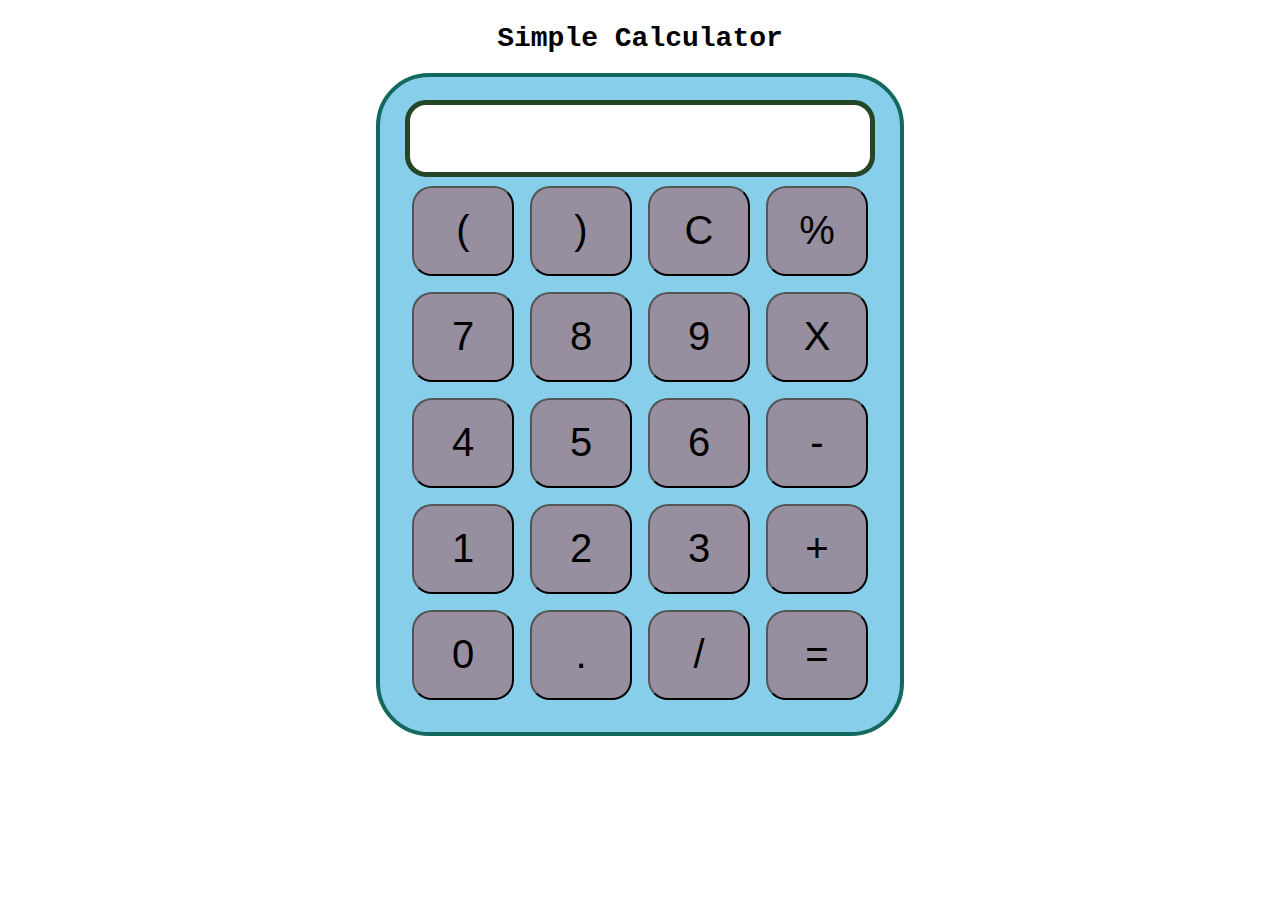
<file: Calculater/index.html>
<!DOCTYPE html>
<html lang="en">

<head>
    <meta charset="UTF-8">
    <meta name="viewport" content="width=device-width, initial-scale=1.0">
    <meta http-equiv="X-UA-Compatible" content="ie=edge">
    <link rel="stylesheet" href="style.css">
    <title>Calculator</title>
</head>

<body>
    <div class="container">
        <h1>Simple Calculator</h1>

        <div class="calculator">
            <input type="text" name="screen" id="screen">
            <table>
                <tr>
                    <td><button>(</button></td>
                    <td><button>)</button></td>
                    <td><button>C</button></td>
                    <td><button>%</button></td>
                </tr>
                <tr>
                    <td><button>7</button></td>
                    <td><button>8</button></td>
                    <td><button>9</button></td>
                    <td><button>X</button></td>
                </tr>
                <tr>
                    <td><button>4</button></td>
                    <td><button>5</button></td>
                    <td><button>6</button></td>
                    <td><button>-</button></td>
                </tr>
                <tr>
                    <td><button>1</button></td>
                    <td><button>2</button></td>
                    <td><button>3</button></td>
                    <td><button>+</button></td>
                </tr>
                <tr>
                    <td><button>0</button></td>
                    <td><button>.</button></td>
                    <td><button>/</button></td>
                    <td><button>=</button></td>
                </tr>
            </table>
        </div>
    </div>

</body>
<script src="index.js"></script>

</html>
</file>
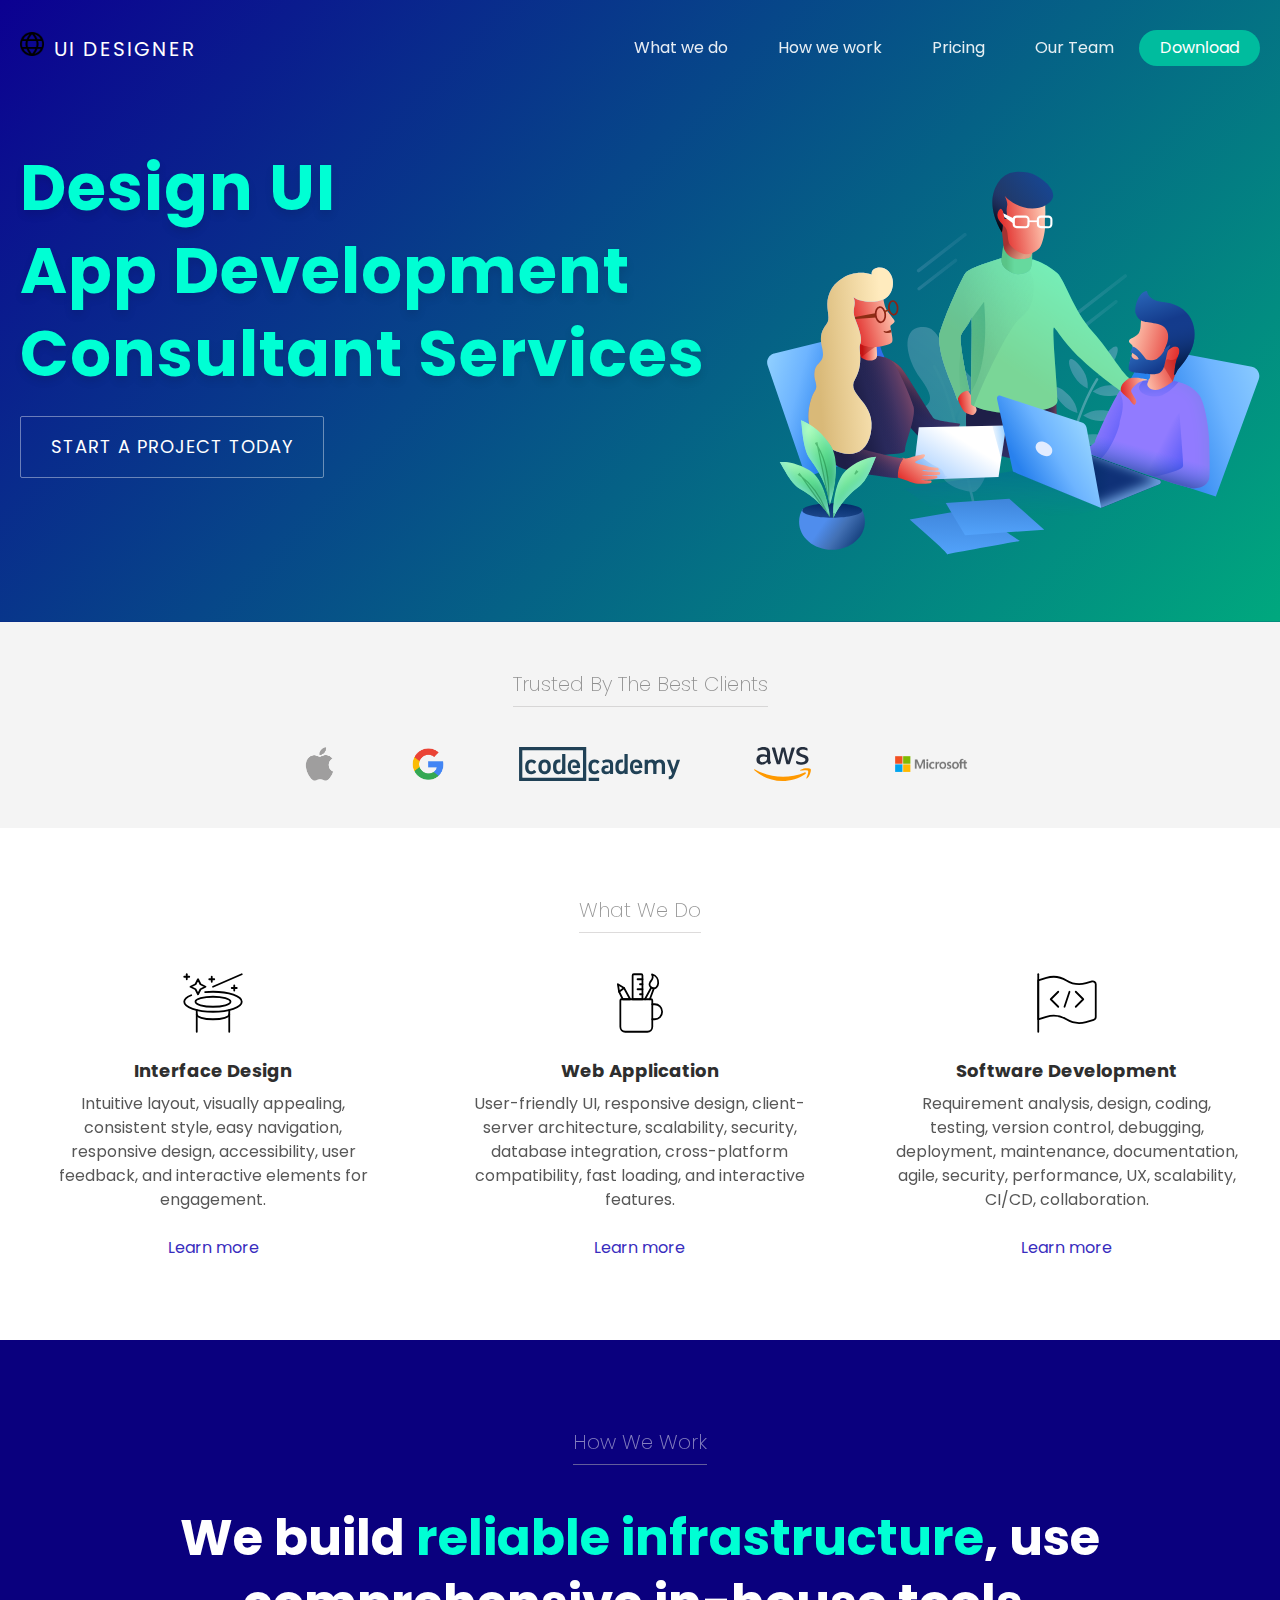
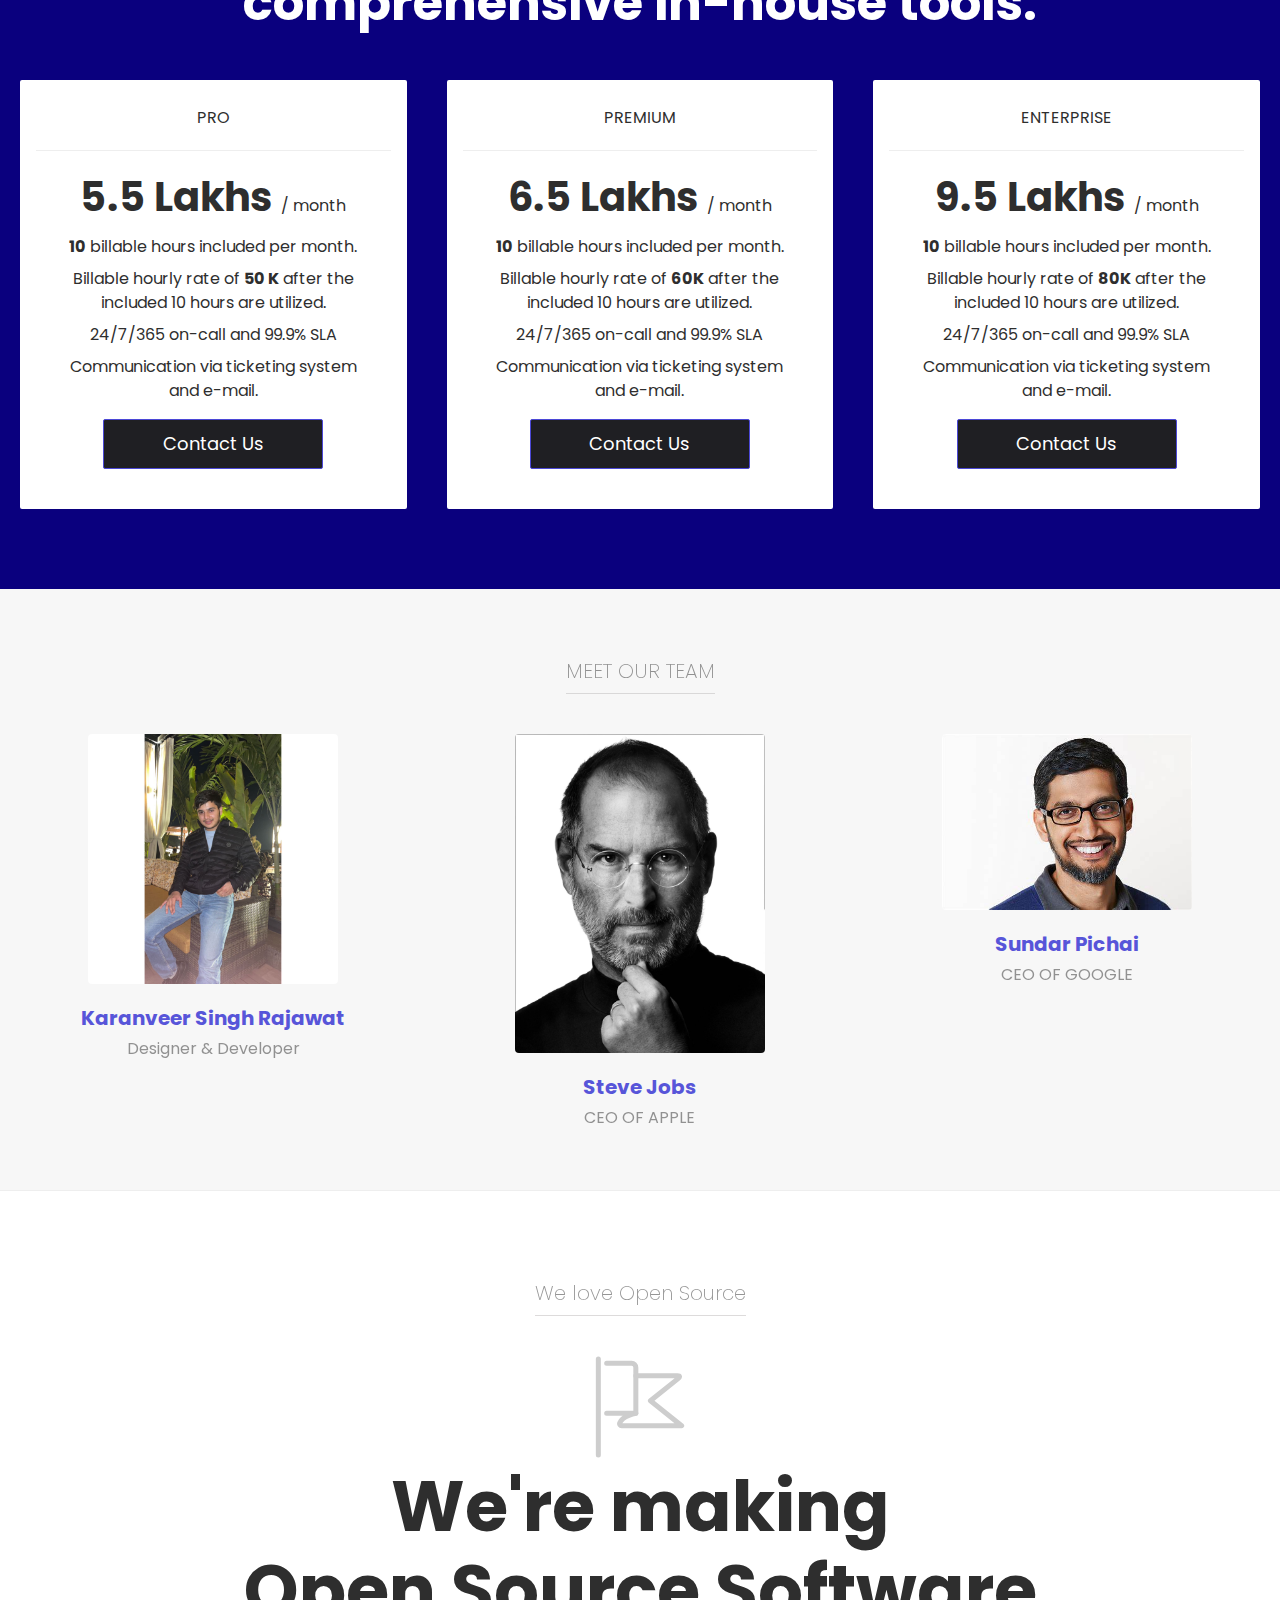
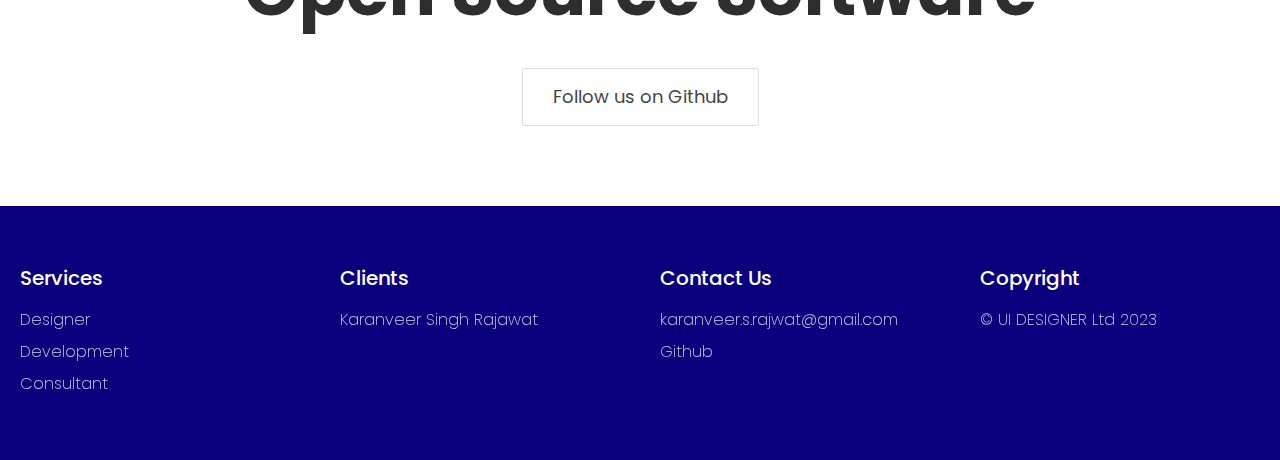
<file: Landing Page/index.html>
<!DOCTYPE html>
<html lang="en">

<head>
    <meta name="generator" content="Hugo 0.48" />
    <meta charset="utf-8">
    <meta name="robots" content="index, follow">
    <meta name="viewport" content="width=device-width, initial-scale=1.0, shrink-to-fit=no">
    <meta http-equiv="x-ua-compatible" content="ie=edge">
    <title>UI DESIGNER</title>
    <meta name="keywords" content="yeo">
    <link href="https://fonts.googleapis.com/css?family=Poppins:200,400,700" rel="stylesheet">
    <link rel="stylesheet" href="./css/spectre.css">
    <link rel="stylesheet" href="./css/spectre-icons.css">
    <link rel="stylesheet" href="./css/spectre-exp.css">
    <link rel="stylesheet" href="./css/yeo.css">
    <meta property="og:title" content="">
    <meta property="og:url" content="">
    <meta property="og:description" content="">
    <meta property="og:site_name" content="">
    <meta property="og:type" content="product">
    <meta property="og:image" content="">
</head>

<body>
    <div class="yeo-slogan">
        <div class="container yeo-header">
            <div class="columns">
                <div class="column col-12">
                    <header class="navbar">
                        <section class="navbar-section">
                            <a class="navbar-brand logo" href="./">
                                <img class="logo-img" src="./images/Logo.png" alt=""><span>UI DESIGNER</span>
                            </a>
                        </section>
                        <section class="navbar-section hide-sm">
                            <a class="btn btn-link" href="#we-do">What we do</a>
                            <a class="btn btn-link" href="#we-work">How we work</a>
                            <a class="btn btn-link" href="#price">Pricing</a>
                            <a class="btn btn-link" href="#team">Our Team</a>
                            <a class="btn btn-primary btn-hire-me" href="#" >Download</a>
                        </section>
                    </header>
                </div>
            </div>
        </div>
        <div class="container slogan">
            <div class="columns">
                <div class="column col-7 col-sm-12">
                    <div class="slogan-content">
                        <h1>
                            <span class="slogan-bold">Design UI</span> 
                            <span class="slogan-bold">App Development</span>
                            <span class="slogan-bold">Consultant Services</span>
                        </h1>

                        <a class="btn btn-primary btn-lg btn-start" target="_blank" href="#y">Start a project today</a>

                    </div>
                </div>
                <div class="column col-5 hide-sm">
                    <img class="slogan-img" src="./images/yeo-feature-1.svg" alt="">
                </div>
                </div>
            </div>
        </div>
        <div class="yeo-client">
            <div class="container yeo-client-list">
                <div class="columns">
                    <div class="column col-12">
                        <h3 class="feature-title">
                        Trusted By The Best Clients
                    </h3>
                        <div class="client-logo">
                            <a href="#" target="_blank">
                            <img src="./images/apple.png" height="40px" alt="">
                        </a>
                            <a href="#" target="_blank">
                            <img src="./images/google.png" height="40px" alt="">
                        </a>
                            <a href="#" target="_blank">
                            <img src="./images/codecademy.svg" height="40px" alt="">
                        </a>
                            <a href="#" target="_blank">
                            <img src="./images/aws.svg" height="40px" alt="">
                        </a>
                            <a href="#" target="_blank">
                            <img src="./images/microsoft.png" height="40px" alt="">
                        </a>
                        </div>
                    </div>
                </div>
            </div>
        </div>
        <div class="yeo-do" id="we-do">
            <div class="container yeo-body">
                <div class="columns">
                    <div class="column col-12">
                        <h2 class="feature-title">What We Do</h2>
                    </div>
                    <div class="column col-4 col-sm-12">
                        <div class="yeo-do-content">
                            <img src="./images/what-we-do-1.svg" alt="">
                            <h3>Interface Design</h3>
                            <p>Intuitive layout, visually appealing, consistent style, easy navigation, responsive design, accessibility, user feedback, and interactive elements for engagement.</p>
                            <a href="">Learn more</a>
                        </div>
                    </div>
                    <div class="column col-4 col-sm-12">
                        <div class="yeo-do-content">
                            <img src="./images/what-we-do-2.svg" alt="">
                            <h3>Web Application</h3>
                            <p>User-friendly UI, responsive design, client-server architecture, scalability, security, database integration, cross-platform compatibility, fast loading, and interactive features.</p>
                            <a href="">Learn more</a>
                        </div>
                    </div>
                    <div class="column col-4 col-sm-12">
                        <div class="yeo-do-content">
                            <img src="./images/what-we-do-3.svg" alt="">
                            <h3>Software Development</h3>
                            <p>Requirement analysis, design, coding, testing, version control, debugging, deployment, maintenance, documentation, agile, security, performance, UX, scalability, CI/CD, collaboration.</p>
                            <a href="">Learn more</a>
                        </div>
                    </div>
                </div>
            </div>
        </div>
        <div class="yeo-work" id="we-work">
            <div class="container yeo-body">
                <div class="columns">
                    <div class="column col-12 col-sm-12">
                        <h2 class="feature-title">How We Work</h2>
                    </div>
                    <div class="column col-10 col-sm-12 centered">
                        <h2 class="yeo-work-feature">
                        We build <span class="yeo-work-feature-bold">reliable infrastructure</span>, use comprehensive in-house tools.
                    </h2>
                    </div>
                </div>
            </div>
        </div>
        <div class="yeo-price" id="price">
            <div class="container yeo-body  col-sm-12">
                <div class="columns">
                    <div class="column col-4 col-sm-12">
                        <div class="panel">
                            <div class="panel-header">
                                <div class="panel-title"><span>PRO</span></div>
                            </div>
                            <div class="panel-body">
                                <p>
                                    <span class="price">5.5 Lakhs </span>
                                    <span>/ month</span>
                                </p>
                                <ul>
                                    <li><strong>10</strong> billable hours included per month.</li>
                                    <li>Billable hourly rate of <strong>50 K</strong> after the included 10 hours are utilized.</li>
                                    <li>24/7/365 on-call and 99.9% SLA</li>
                                    <li>Communication via ticketing system and e-mail.</li>
                                </ul>
                            </div>
                            <div class="panel-footer">
                                <button class="btn btn-primary btn-price">Contact Us</button>
                            </div>
                        </div>
                    </div>
                    <div class="column col-4 col-sm-12">
                        <div class="panel">
                            <div class="panel-header">
                                <div class="panel-title"><span>PREMIUM</span></div>
                            </div>
                            <div class="panel-body">
                                <p>
                                    <span class="price">6.5 Lakhs </span>
                                    <span>/ month</span>
                                </p>
                                <ul>
                                    <li><strong>10</strong> billable hours included per month.</li>
                                    <li>Billable hourly rate of <strong>60K</strong> after the included 10 hours are utilized.</li>
                                    <li>24/7/365 on-call and 99.9% SLA</li>
                                    <li>Communication via ticketing system and e-mail.</li>
                                </ul>
                            </div>
                            <div class="panel-footer">
                                <button class="btn btn-primary btn-price">Contact Us</button>
                            </div>
                        </div>
                    </div>
                    <div class="column col-4 col-sm-12">
                        <div class="panel">
                            <div class="panel-header">
                                <div class="panel-title"><span>ENTERPRISE</span></div>
                            </div>
                            <div class="panel-body">
                                <p>
                                    <span class="price">9.5 Lakhs </span>
                                    <span>/ month</span>
                                </p>
                                <ul>
                                    <li><strong>10</strong> billable hours included per month.</li>
                                    <li>Billable hourly rate of <strong>80K</strong> after the included 10 hours are utilized.</li>
                                    <li>24/7/365 on-call and 99.9% SLA</li>
                                    <li>Communication via ticketing system and e-mail.</li>
                                </ul>
                            </div>
                            <div class="panel-footer">
                                <button class="btn btn-primary btn-price">Contact Us</button>
                            </div>
                        </div>
                    </div>
                </div>
            </div>
        </div>
        <div class="yeo-team" id="team">
            <div class="container yeo-body">
                <div class="columns">
                    <div class="column col-12">
                        <h2 class="feature-title">MEET OUR TEAM</h2>
                    </div>
                    <div class="column col-4 col-sm-12" center-conten>
                        <a href=""><img class="s-circle" src="./images/KSR.jpeg" alt="" ></a>
                        <a href="#"><span class="name">Karanveer Singh Rajawat</span></a>
                        <span class="title">Designer & Developer</span>
                    </div>
                    <div class="column col-4 col-sm-12" center-conten>
                        <a href=""><img class="s-circle" src="./images/R.jfif" alt="" ></a>
                        <a href="#"><span class="name">Steve Jobs</span></a>
                        <span class="title">CEO OF APPLE</span>
                    </div>
                    <div class="column col-4 col-sm-12" center-conten>
                        <a href=""><img class="s-circle" src="./images/OIP.jfif" alt="" ></a>
                        <a href="#"><span class="name">Sundar Pichai</span></a>
                        <span class="title">CEO OF GOOGLE</span>
                    </div>
                </div>
            </div>
        </div>
        <div class="yeo-open-source">
            <div class="container yeo-body">
                <div class="columns">
                    <div class="column col-12">
                        <h2 class="feature-title">We love Open Source</h2>
                    </div>
                    <div class="column col-10 centered col-sm-12">
                        <img class="open-source-img" src="./images/open-source.svg" alt="">
                        <h2 class="open-source-feature">
                        We're making 
                        <br />
                        Open Source Software
                    </h2>
                        <a href="#" class="btn btn-lg btn-open-source">Follow us on Github</a>
                    </div>
                </div>
            </div>
        </div>
        <div class="yeo-footer">
            <div class="container">
                <div class="columns">
                    <div class="column col-3 col-sm-6">
                        <div class="yeo-footer-content">
                            <h4>Services</h4>
                            <ul class="nav">
                                <li class="nav-item">
                                    <a href="#">Designer</a>
                                </li>
                                <li class="nav-item">
                                    <a href="#">Development</a>
                                </li>
                                <li class="nav-item">
                                    <a href="#">Consultant</a>
                                </li>
                            </ul>
                        </div>
                    </div>
                    <div class="column col-3 col-sm-6">
                        <div class="yeo-footer-content">
                            <h4>Clients</h4>
                            <ul class="nav">
                                <li class="nav-item">
                                    <a href="#">Karanveer Singh Rajawat</a>
                                </li>
                            </ul>
                        </div>
                    </div>
                    <div class="column col-3 col-sm-6">
                        <div class="yeo-footer-content">
                            <h4>Contact Us</h4>
                            <ul class="nav">
                                <li class="nav-item">
                                    <a href="#">karanveer.s.rajwat@gmail.com</a>
                                </li>
                                <li class="nav-item">
                                    <a href="https://github.com/IMKSR">Github</a>
                                </li>
                            </ul>
                        </div>
                    </div>
                    <div class="column col-3 col-sm-6">
                        <div class="yeo-footer-content">
                            <h4>Copyright</h4>
                            <ul class="nav">
                                <li class="nav-item">
                                    <a href="#">© UI DESIGNER Ltd 2023</a>
                                </li>
                            </ul>
                        </div>
                    </div>
                </div>
            </div>
        </div>
</body>

</html>
</file>
<file: Calculater/style.css>
.container{
    text-align: center;
    margin-top:23px
}

table{
    margin: auto;
}

input{
    border-radius: 21px;
    border: 5px solid #244624;
    font-size:34px;
    height: 65px;
    width: 456px;
}

button{
    border-radius: 20px;
    font-size: 40px;
    background: #978fa0;
    width: 102px;
    height: 90px;
    margin: 6px;
}

.calculator{ 
    border: 4px solid #13695d;
    background-color: skyblue;
    padding: 23px;
    border-radius: 53px;
    display: inline-block;
    
}

h1{
    font-size: 28px;
    font-family: 'Courier New', Courier, monospace;
}
</file>
<file: Landing Page/css/spectre.css>
/* Document ========================================================================== */
html {
  font-family: sans-serif; /* 1 */
  -webkit-text-size-adjust: 100%; /* 3 */ 
  -ms-text-size-adjust: 100%; /* 3 */
}

/* Sections ========================================================================== */
/** Remove the margin in all browsers (opinionated). */
body {
  margin: 0;
}

/** Add the correct display in IE 9-. */
article,
aside,
footer,
header,
nav,
section {
  display: block;
}

/** Correct the font size and margin on `h1` elements within `section` and `article` contexts in Chrome, Firefox, and Safari. */
h1 {
  font-size: 2em;
  margin: .67em 0;
}

/* Grouping content ========================================================================== */
/** Add the correct display in IE 9-. 1. Add the correct display in IE. */
figcaption,
figure,
main {
  /* 1 */ display: block;
}

/** Add the correct margin in IE 8 (removed). */
/** 1. Add the correct box sizing in Firefox. 2. Show the overflow in Edge and IE. */
hr {
  box-sizing: content-box; /* 1 */
  height: 0; /* 1 */
  overflow: visible; /* 2 */
}

/** 1. Correct the inheritance and scaling of font size in all browsers. (removed) 2. Correct the odd `em` font sizing in all browsers. */
/* Text-level semantics ========================================================================== */
/** 1. Remove the gray background on active links in IE 10. 2. Remove gaps in links underline in iOS 8+ and Safari 8+. */
a {
  background-color: transparent; /* 1 */
  -webkit-text-decoration-skip: objects; /* 2 */
}

/** Remove the outline on focused links when they are also active or hovered in all browsers (opinionated). */
a:active,
a:hover {
  outline-width: 0;
}

/** Modify default styling of address. */
address {
  font-style: normal;
}

/** 1. Remove the bottom border in Firefox 39-. 2. Add the correct text decoration in Chrome, Edge, IE, Opera, and Safari. (removed) */
/** Prevent the duplicate application of `bolder` by the next rule in Safari 6. */
b,
strong {
  font-weight: inherit;
}

/** Add the correct font weight in Chrome, Edge, and Safari. */
b,
strong {
  font-weight: bolder;
}

/** 1. Correct the inheritance and scaling of font size in all browsers. 2. Correct the odd `em` font sizing in all browsers. */
code,
kbd,
pre,
samp {
  font-family: "SF Mono", "Segoe UI Mono", "Roboto Mono", Menlo, Courier, monospace; /* 1 (changed) */
  font-size: 1em; /* 2 */
}

/** Add the correct font style in Android 4.3-. */
dfn {
  font-style: italic;
}

/** Add the correct background and color in IE 9-. (Removed) */
/** Add the correct font size in all browsers. */
small {
  font-size: 80%;
  font-weight: 400; /* (added) */
}

/** Prevent `sub` and `sup` elements from affecting the line height in all browsers. */
sub,
sup {
  font-size: 75%;
  line-height: 0;
  position: relative;
  vertical-align: baseline;
}

sub {
  bottom: -.25em;
}

sup {
  top: -.5em;
}

/* Embedded content ========================================================================== */
/** Add the correct display in IE 9-. */
audio,
video {
  display: inline-block;
}

/** Add the correct display in iOS 4-7. */
audio:not([controls]) {
  display: none;
  height: 0;
}

/** Remove the border on images inside links in IE 10-. */
img {
  border-style: none;
}

/** Hide the overflow in IE. */
svg:not(:root) {
  overflow: hidden;
}

/* Forms ========================================================================== */
/** 1. Change the font styles in all browsers (opinionated). 2. Remove the margin in Firefox and Safari. */
button,
input,
optgroup,
select,
textarea {
  font-family: inherit; /* 1 (changed) */
  font-size: inherit; /* 1 (changed) */
  line-height: inherit; /* 1 (changed) */
  margin: 0; /* 2 */
}

/** Show the overflow in IE. 1. Show the overflow in Edge. */
button,
input {
  /* 1 */ overflow: visible;
}

/** Remove the inheritance of text transform in Edge, Firefox, and IE. 1. Remove the inheritance of text transform in Firefox. */
button,
select {
  /* 1 */ text-transform: none;
}

/** 1. Prevent a WebKit bug where (2) destroys native `audio` and `video` controls in Android 4. 2. Correct the inability to style clickable types in iOS and Safari. */
button,
html [type="button"],
[type="reset"],
[type="submit"] {
  -webkit-appearance: button; /* 2 */
}

/** Remove the inner border and padding in Firefox. */
button::-moz-focus-inner,
[type="button"]::-moz-focus-inner,
[type="reset"]::-moz-focus-inner,
[type="submit"]::-moz-focus-inner {
  border-style: none;
  padding: 0;
}

/** Restore the focus styles unset by the previous rule (removed). */
/** Change the border, margin, and padding in all browsers (opinionated) (changed). */
fieldset {
  border: 0;
  margin: 0;
  padding: 0;
}

/** 1. Correct the text wrapping in Edge and IE. 2. Correct the color inheritance from `fieldset` elements in IE. 3. Remove the padding so developers are not caught out when they zero out `fieldset` elements in all browsers. */
legend {
  box-sizing: border-box; /* 1 */
  color: inherit; /* 2 */
  display: table; /* 1 */
  max-width: 100%; /* 1 */
  padding: 0; /* 3 */
  white-space: normal; /* 1 */
}

/** 1. Add the correct display in IE 9-. 2. Add the correct vertical alignment in Chrome, Firefox, and Opera. */
progress {
  display: inline-block; /* 1 */
  vertical-align: baseline; /* 2 */
}

/** Remove the default vertical scrollbar in IE. */
textarea {
  overflow: auto;
}

/** 1. Add the correct box sizing in IE 10-. 2. Remove the padding in IE 10-. */
[type="checkbox"],
[type="radio"] {
  box-sizing: border-box; /* 1 */
  padding: 0; /* 2 */
}

/** Correct the cursor style of increment and decrement buttons in Chrome. */
[type="number"]::-webkit-inner-spin-button,
[type="number"]::-webkit-outer-spin-button {
  height: auto;
}

/** 1. Correct the odd appearance in Chrome and Safari. 2. Correct the outline style in Safari. */
[type="search"] {
  -webkit-appearance: textfield; /* 1 */
  outline-offset: -2px; /* 2 */
}

/** Remove the inner padding and cancel buttons in Chrome and Safari on macOS. */
[type="search"]::-webkit-search-cancel-button,
[type="search"]::-webkit-search-decoration {
  -webkit-appearance: none;
}

/** 1. Correct the inability to style clickable types in iOS and Safari. 2. Change font properties to `inherit` in Safari. */
::-webkit-file-upload-button {
  -webkit-appearance: button; /* 1 */
  font: inherit; /* 2 */
}

/* Interactive ========================================================================== */
/* Add the correct display in IE 9-. 1. Add the correct display in Edge, IE, and Firefox. */
details,
menu {
  display: block;
}

/* Add the correct display in all browsers. */
summary {
  display: list-item;
  outline: none;
}

/* Scripting ========================================================================== */
/** Add the correct display in IE 9-. */
canvas {
  display: inline-block;
}

/** Add the correct display in IE. */
template {
  display: none;
}

/* Hidden ========================================================================== */
/** Add the correct display in IE 10-. */
[hidden] {
  display: none;
}

*,
*::before,
*::after {
  box-sizing: inherit;
}

html {
  box-sizing: border-box;
  font-size: 20px;
  line-height: 1.5;
  -webkit-tap-highlight-color: transparent;
}

body {
  background: #fff;
  color: #50596c;
  font-family: -apple-system, system-ui, BlinkMacSystemFont, "Segoe UI", Roboto, "Helvetica Neue", sans-serif;
  font-size: .8rem;
  overflow-x: hidden;
  text-rendering: optimizeLegibility;
}

a {
  color: #5755d9;
  outline: none;
  text-decoration: none;
}

a:focus {
  box-shadow: 0 0 0 .1rem rgba(87, 85, 217, .2);
}

a:focus,
a:hover,
a:active,
a.active {
  color: #302ecd;
  text-decoration: underline;
}

a:visited {
  color: #807fe2;
}

h1,
h2,
h3,
h4,
h5,
h6 {
  color: inherit;
  font-weight: 500;
  line-height: 1.2;
  margin-bottom: .5em;
  margin-top: 0;
}

.h1,
.h2,
.h3,
.h4,
.h5,
.h6 {
  font-weight: 500;
}

h1,
.h1 {
  font-size: 2rem;
}

h2,
.h2 {
  font-size: 1.6rem;
}

h3,
.h3 {
  font-size: 1.4rem;
}

h4,
.h4 {
  font-size: 1.2rem;
}

h5,
.h5 {
  font-size: 1rem;
}

h6,
.h6 {
  font-size: .8rem;
}

p {
  margin: 0 0 1.2rem;
}

a,
ins,
u {
  -webkit-text-decoration-skip: ink edges;
  text-decoration-skip: ink edges;
}

abbr[title] {
  border-bottom: .05rem dotted;
  cursor: help;
  text-decoration: none;
}

kbd {
  background: #454d5d;
  border-radius: .1rem;
  color: #fff;
  font-size: .7rem; 
  line-height: 1.2;
  padding: .1rem .2rem;
}

mark {
  background: #ffe9b3;
  border-radius: .1rem;
  color: #50596c;
  padding: .05rem;
}

blockquote {
  border-left: .1rem solid #e7e9ed;
  margin-left: 0;
  padding: .4rem .8rem;
}

blockquote p:last-child {
  margin-bottom: 0;
}

ul,
ol {
  margin: .8rem 0 .8rem .8rem;
  padding: 0;
}

ul ul,
ul ol,
ol ul,
ol ol {
  margin: .8rem 0 .8rem .8rem;
}

ul li,
ol li {
  margin-top: .4rem;
}

ul {
  list-style: disc inside;
}

ul ul {
  list-style-type: circle;
}

ol {
  list-style: decimal inside;
}

ol ol {
  list-style-type: lower-alpha;
}

dl dt {
  font-weight: bold;
}

dl dd {
  margin: .4rem 0 .8rem 0;
}

:lang(zh),
:lang(zh-Hans) {
  font-family: -apple-system, system-ui, BlinkMacSystemFont, "Segoe UI", Roboto, "PingFang SC", "Hiragino Sans GB", "Microsoft YaHei", "Helvetica Neue", sans-serif;
}

:lang(zh-Hant) {
  font-family: -apple-system, system-ui, BlinkMacSystemFont, "Segoe UI", Roboto, "PingFang TC", "Hiragino Sans CNS", "Microsoft JhengHei", "Helvetica Neue", sans-serif;
}

:lang(ja) {
  font-family: -apple-system, system-ui, BlinkMacSystemFont, "Segoe UI", Roboto, "Hiragino Sans", "Hiragino Kaku Gothic Pro", "Yu Gothic", YuGothic, Meiryo, "Helvetica Neue", sans-serif;
}

:lang(ko) {
  font-family: -apple-system, system-ui, BlinkMacSystemFont, "Segoe UI", Roboto, "Malgun Gothic", "Helvetica Neue", sans-serif;
}

:lang(zh) ins,
:lang(zh) u,
:lang(ja) ins,
:lang(ja) u,
.cjk ins,
.cjk u {
  border-bottom: .05rem solid;
  text-decoration: none;
}

:lang(zh) del + del,
:lang(zh) del + s,
:lang(zh) ins + ins,
:lang(zh) ins + u,
:lang(zh) s + del,
:lang(zh) s + s,
:lang(zh) u + ins,
:lang(zh) u + u,
:lang(ja) del + del,
:lang(ja) del + s,
:lang(ja) ins + ins,
:lang(ja) ins + u,
:lang(ja) s + del,
:lang(ja) s + s,
:lang(ja) u + ins,
:lang(ja) u + u,
.cjk del + del,
.cjk del + s,
.cjk ins + ins,
.cjk ins + u,
.cjk s + del,
.cjk s + s,
.cjk u + ins,
.cjk u + u {
  margin-left: .125em;
}

.table {
  border-collapse: collapse;
  border-spacing: 0;
  text-align: left; 
  width: 100%;
}

.table.table-striped tbody tr:nth-of-type(odd) {
  background: #f8f9fa;
}

.table tbody tr.active,
.table.table-striped tbody tr.active {
  background: #f0f1f4;
}

.table.table-hover tbody tr:hover {
  background: #f0f1f4;
}

.table.table-scroll {
  display: block;
  overflow-x: auto;
  padding-bottom: .75rem;
  white-space: nowrap;
}

.table td,
.table th {
  border-bottom: .05rem solid #e7e9ed;
  padding: .6rem .4rem;
}

.table th {
  border-bottom-width: .1rem;
}

.btn {
  -webkit-appearance: none;
  -moz-appearance: none;
  appearance: none;
  background: #fff;
  border: .05rem solid #5755d9;
  border-radius: .1rem;
  color: #5755d9;
  cursor: pointer;
  display: inline-block;
  font-size: .8rem;
  height: 1.8rem;
  line-height: 1.2rem;
  outline: none;
  padding: .25rem .4rem;
  text-align: center;
  text-decoration: none;
  transition: all .2s ease;
  -webkit-user-select: none;
  -moz-user-select: none;
  -ms-user-select: none;
  user-select: none;
  vertical-align: middle;
  white-space: nowrap;
}

.btn:focus {
  box-shadow: 0 0 0 .1rem rgba(87, 85, 217, .2);
}

.btn:focus,
.btn:hover {
  background: #f1f1fc;
  border-color: #4b48d6;
  text-decoration: none;
}

.btn:active,
.btn.active {
  background: #4b48d6;
  border-color: #3634d2;
  color: #fff;
  text-decoration: none;
}

.btn:active.loading::after,
.btn.active.loading::after {
  border-bottom-color: #fff;
  border-left-color: #fff;
}

.btn[disabled],
.btn:disabled,
.btn.disabled {
  cursor: default;
  opacity: .5;
  pointer-events: none;
}

.btn.btn-primary {
  background: #5755d9;
  border-color: #4b48d6;
  color: #fff;
}

.btn.btn-primary:focus,
.btn.btn-primary:hover {
  background: #4240d4;
  border-color: #3634d2;
  color: #fff;
}

.btn.btn-primary:active,
.btn.btn-primary.active {
  background: #3a38d2;
  border-color: #302ecd;
  color: #fff;
}

.btn.btn-primary.loading::after {
  border-bottom-color: #fff;
  border-left-color: #fff;
}

.btn.btn-success {
  background: #32b643;
  border-color: #2faa3f;
  color: #fff;
}

.btn.btn-success:focus {
  box-shadow: 0 0 0 .1rem rgba(50, 182, 67, .2);
}

.btn.btn-success:focus,
.btn.btn-success:hover {
  background: #30ae40;
  border-color: #2da23c;
  color: #fff;
}

.btn.btn-success:active,
.btn.btn-success.active {
  background: #2a9a39;
  border-color: #278e34;
  color: #fff;
}

.btn.btn-success.loading::after {
  border-bottom-color: #fff;
  border-left-color: #fff;
}

.btn.btn-error {
  background: #e85600;
  border-color: #d95000;
  color: #fff;
}

.btn.btn-error:focus {
  box-shadow: 0 0 0 .1rem rgba(232, 86, 0, .2);
}

.btn.btn-error:focus,
.btn.btn-error:hover {
  background: #de5200;
  border-color: #cf4d00;
  color: #fff;
}

.btn.btn-error:active,
.btn.btn-error.active {
  background: #c44900;
  border-color: #b54300;
  color: #fff;
}

.btn.btn-error.loading::after {
  border-bottom-color: #fff;
  border-left-color: #fff;
}

.btn.btn-link {
  background: transparent;
  border-color: transparent;
  color: #5755d9;
}

.btn.btn-link:focus,
.btn.btn-link:hover,
.btn.btn-link:active,
.btn.btn-link.active {
  color: #302ecd;
}

.btn.btn-sm {
  font-size: .7rem;
  height: 1.4rem;
  padding: .05rem .3rem;
}

.btn.btn-lg {
  font-size: .9rem;
  height: 2rem;
  padding: .35rem .6rem;
}

.btn.btn-block {
  display: block;
  width: 100%;
}

.btn.btn-action {
  padding-left: 0;
  padding-right: 0; 
  width: 1.8rem;
}

.btn.btn-action.btn-sm {
  width: 1.4rem;
}

.btn.btn-action.btn-lg {
  width: 2rem;
}

.btn.btn-clear {
  background: transparent;
  border: 0;
  color: currentColor;
  height: .8rem;
  line-height: .8rem;
  margin-left: .2rem;
  margin-right: -2px;
  opacity: 1;
  padding: 0;
  text-decoration: none;
  width: .8rem;
}

.btn.btn-clear:hover {
  opacity: .95;
}

.btn.btn-clear::before {
  content: "\2715";
}

.btn-group {
  display: inline-flex;
  display: -ms-inline-flexbox;
  -ms-flex-wrap: wrap;
  flex-wrap: wrap;
}

.btn-group .btn {
  -ms-flex: 1 0 auto;
  flex: 1 0 auto;
}

.btn-group .btn:first-child:not(:last-child) {
  border-bottom-right-radius: 0;
  border-top-right-radius: 0;
}

.btn-group .btn:not(:first-child):not(:last-child) {
  border-radius: 0;
  margin-left: -.05rem;
}

.btn-group .btn:last-child:not(:first-child) {
  border-bottom-left-radius: 0;
  border-top-left-radius: 0;
  margin-left: -.05rem;
}

.btn-group .btn:focus,
.btn-group .btn:hover,
.btn-group .btn:active,
.btn-group .btn.active {
  z-index: 1;
}

.btn-group.btn-group-block {
  display: flex; 
  display: -ms-flexbox;
}

.btn-group.btn-group-block .btn {
  -ms-flex: 1 0 0;
  flex: 1 0 0;
}

.form-group:not(:last-child) {
  margin-bottom: .4rem;
}

fieldset {
  margin-bottom: .8rem;
}

legend {
  font-size: .9rem;
  font-weight: 500;
  margin-bottom: .8rem;
}

.form-label {
  display: block;
  line-height: 1.2rem;
  padding: .3rem 0;
}

.form-label.label-sm {
  font-size: .7rem;
  padding: .1rem 0;
}

.form-label.label-lg {
  font-size: .9rem;
  padding: .4rem 0;
}

.form-input {
  -webkit-appearance: none;
  -moz-appearance: none;
  appearance: none;
  background: #fff;
  background-image: none;
  border: .05rem solid #caced7;
  border-radius: .1rem;
  color: #50596c;
  display: block;
  font-size: .8rem;
  height: 1.8rem;
  line-height: 1.2rem;
  max-width: 100%;
  outline: none;
  padding: .25rem .4rem;
  position: relative;
  transition: all .2s ease;
  width: 100%;
}

.form-input:focus {
  border-color: #5755d9; 
  box-shadow: 0 0 0 .1rem rgba(87, 85, 217, .2);
}

.form-input::-webkit-input-placeholder {
  color: #acb3c2;
}

.form-input:-ms-input-placeholder {
  color: #acb3c2;
}

.form-input::-ms-input-placeholder {
  color: #acb3c2;
}

.form-input::placeholder {
  color: #acb3c2;
}

.form-input.input-sm {
  font-size: .7rem;
  height: 1.4rem;
  padding: .05rem .3rem;
}

.form-input.input-lg {
  font-size: .9rem;
  height: 2rem;
  padding: .35rem .6rem;
}

.form-input.input-inline {
  display: inline-block;
  vertical-align: middle;
  width: auto;
}

.form-input[type="file"] {
  height: auto;
}

textarea.form-input {
  height: auto;
}

.form-input-hint {
  color: #acb3c2;
  font-size: .7rem;
  margin-top: .2rem;
}

.has-success .form-input-hint,
.is-success + .form-input-hint {
  color: #32b643;
}

.has-error .form-input-hint,
.is-error + .form-input-hint {
  color: #e85600;
}

.form-select {
  -webkit-appearance: none;
  -moz-appearance: none;
  appearance: none;
  border: .05rem solid #caced7;
  border-radius: .1rem;
  color: inherit;
  font-size: .8rem;
  height: 1.8rem;
  line-height: 1.2rem;
  outline: none;
  padding: .25rem .4rem;
  vertical-align: middle;
  width: 100%;
}

.form-select[size],
.form-select[multiple] {
  height: auto;
}

.form-select[size] option,
.form-select[multiple] option {
  padding: .1rem .2rem;
}

.form-select:not([multiple]):not([size]) {
  background: #fff url("data:image/svg+xml;charset=utf8,%3Csvg%20xmlns='http://www.w3.org/2000/svg'%20viewBox='0%200%204%205'%3E%3Cpath%20fill='%23667189'%20d='M2%200L0%202h4zm0%205L0%203h4z'/%3E%3C/svg%3E") no-repeat right .35rem center/.4rem .5rem;
  padding-right: 1.2rem;
}

.form-select:focus {
  border-color: #5755d9; 
  box-shadow: 0 0 0 .1rem rgba(87, 85, 217, .2);
}

.form-select::-ms-expand {
  display: none;
}

.form-select.select-sm {
  font-size: .7rem;
  height: 1.4rem;
  padding: .05rem 1.1rem .05rem .3rem;
}

.form-select.select-lg {
  font-size: .9rem;
  height: 2rem;
  padding: .35rem 1.4rem .35rem .6rem;
}

.has-icon-left,
.has-icon-right {
  position: relative;
}

.has-icon-left .form-icon,
.has-icon-right .form-icon {
  height: .8rem;
  margin: 0 .25rem;
  position: absolute;
  top: 50%;
  transform: translateY(-50%);
  width: .8rem;
  z-index: 2;
}

.has-icon-left .form-icon {
  left: .05rem;
}

.has-icon-left .form-input {
  padding-left: 1.3rem;
}

.has-icon-right .form-icon {
  right: .05rem;
}

.has-icon-right .form-input {
  padding-right: 1.3rem;
}

.form-checkbox,
.form-radio,
.form-switch {
  display: block;
  line-height: 1.2rem;
  margin: .2rem 0;
  min-height: 1.2rem;
  padding: .1rem .4rem .1rem 1.2rem;
  position: relative;
}

.form-checkbox input,
.form-radio input,
.form-switch input {
  clip: rect(0, 0, 0, 0);
  height: 1px;
  margin: -1px;
  overflow: hidden;
  position: absolute;
  width: 1px;
}

.form-checkbox input:focus + .form-icon,
.form-radio input:focus + .form-icon,
.form-switch input:focus + .form-icon {
  border-color: #5755d9; 
  box-shadow: 0 0 0 .1rem rgba(87, 85, 217, .2);
}

.form-checkbox input:checked + .form-icon,
.form-radio input:checked + .form-icon,
.form-switch input:checked + .form-icon {
  background: #5755d9;
  border-color: #5755d9;
}

.form-checkbox .form-icon,
.form-radio .form-icon,
.form-switch .form-icon {
  border: .05rem solid #caced7;
  cursor: pointer;
  display: inline-block;
  position: absolute; 
  transition: all .2s ease;
}

.form-checkbox.input-sm,
.form-radio.input-sm,
.form-switch.input-sm {
  font-size: .7rem;
  margin: 0;
}

.form-checkbox.input-lg,
.form-radio.input-lg,
.form-switch.input-lg {
  font-size: .9rem;
  margin: .3rem 0;
}

.form-checkbox .form-icon,
.form-radio .form-icon {
  background: #fff;
  height: .8rem;
  left: 0;
  top: .3rem;
  width: .8rem;
}

.form-checkbox input:active + .form-icon,
.form-radio input:active + .form-icon {
  background: #f0f1f4;
}

.form-checkbox .form-icon {
  border-radius: .1rem;
}

.form-checkbox input:checked + .form-icon::before {
  background-clip: padding-box;
  border: .1rem solid #fff;
  border-left-width: 0;
  border-top-width: 0;
  content: "";
  height: 12px;
  left: 50%;
  margin-left: -4px;
  margin-top: -8px;
  position: absolute;
  top: 50%;
  transform: rotate(45deg);
  width: 8px;
}

.form-checkbox input:indeterminate + .form-icon {
  background: #5755d9;
  border-color: #5755d9;
}

.form-checkbox input:indeterminate + .form-icon::before {
  background: #fff;
  content: "";
  height: 2px;
  left: 50%;
  margin-left: -5px;
  margin-top: -1px;
  position: absolute;
  top: 50%;
  width: 10px;
}

.form-radio .form-icon {
  border-radius: 50%;
}

.form-radio input:checked + .form-icon::before {
  background: #fff;
  border-radius: 50%;
  content: "";
  height: 4px;
  left: 50%;
  position: absolute;
  top: 50%;
  transform: translate(-50%, -50%);
  width: 4px;
}

.form-switch {
  padding-left: 2rem;
}

.form-switch .form-icon {
  background: #e7e9ed;
  background-clip: padding-box;
  border-radius: .45rem;
  height: .9rem;
  left: 0;
  top: .25rem;
  width: 1.6rem;
}

.form-switch .form-icon::before {
  background: #fff;
  border-radius: 50%;
  content: "";
  display: block;
  height: .8rem;
  left: 0;
  position: absolute;
  top: 0;
  transition: all .2s ease;
  width: .8rem;
}

.form-switch input:checked + .form-icon::before {
  left: 14px;
}

.form-switch input:active + .form-icon::before {
  background: #f8f9fa;
}

.input-group {
  display: flex; 
  display: -ms-flexbox;
}

.input-group .input-group-addon {
  background: #f8f9fa;
  border: .05rem solid #caced7;
  border-radius: .1rem;
  line-height: 1.2rem;
  padding: .25rem .4rem;
  white-space: nowrap;
}

.input-group .input-group-addon.addon-sm {
  font-size: .7rem;
  padding: .05rem .3rem;
}

.input-group .input-group-addon.addon-lg {
  font-size: .9rem;
  padding: .35rem .6rem;
}

.input-group .form-input,
.input-group .form-select {
  -ms-flex: 1 1 auto;
  flex: 1 1 auto;
  width: 1%;
}

.input-group .input-group-btn {
  z-index: 1;
}

.input-group .form-input:first-child:not(:last-child),
.input-group .form-select:first-child:not(:last-child),
.input-group .input-group-addon:first-child:not(:last-child),
.input-group .input-group-btn:first-child:not(:last-child) {
  border-bottom-right-radius: 0;
  border-top-right-radius: 0;
}

.input-group .form-input:not(:first-child):not(:last-child),
.input-group .form-select:not(:first-child):not(:last-child),
.input-group .input-group-addon:not(:first-child):not(:last-child),
.input-group .input-group-btn:not(:first-child):not(:last-child) {
  border-radius: 0;
  margin-left: -.05rem;
}

.input-group .form-input:last-child:not(:first-child),
.input-group .form-select:last-child:not(:first-child),
.input-group .input-group-addon:last-child:not(:first-child),
.input-group .input-group-btn:last-child:not(:first-child) {
  border-bottom-left-radius: 0;
  border-top-left-radius: 0;
  margin-left: -.05rem;
}

.input-group .form-input:focus,
.input-group .form-select:focus,
.input-group .input-group-addon:focus,
.input-group .input-group-btn:focus {
  z-index: 2;
}

.input-group .form-select {
  width: auto;
}

.input-group.input-inline {
  display: inline-flex; 
  display: -ms-inline-flexbox;
}

.has-success .form-input,
.form-input.is-success,
.has-success .form-select,
.form-select.is-success {
  border-color: #32b643;
}

.has-success .form-input:focus,
.form-input.is-success:focus,
.has-success .form-select:focus,
.form-select.is-success:focus {
  box-shadow: 0 0 0 .1rem rgba(50, 182, 67, .2);
}

.has-error .form-input,
.form-input.is-error,
.has-error .form-select,
.form-select.is-error {
  border-color: #e85600;
}

.has-error .form-input:focus,
.form-input.is-error:focus,
.has-error .form-select:focus,
.form-select.is-error:focus {
  box-shadow: 0 0 0 .1rem rgba(232, 86, 0, .2);
}

.has-error .form-checkbox .form-icon,
.form-checkbox.is-error .form-icon,
.has-error .form-radio .form-icon,
.form-radio.is-error .form-icon,
.has-error .form-switch .form-icon,
.form-switch.is-error .form-icon {
  border-color: #e85600;
}

.has-error .form-checkbox input:checked + .form-icon,
.form-checkbox.is-error input:checked + .form-icon,
.has-error .form-radio input:checked + .form-icon,
.form-radio.is-error input:checked + .form-icon,
.has-error .form-switch input:checked + .form-icon,
.form-switch.is-error input:checked + .form-icon {
  background: #e85600;
  border-color: #e85600;
}

.has-error .form-checkbox input:focus + .form-icon,
.form-checkbox.is-error input:focus + .form-icon,
.has-error .form-radio input:focus + .form-icon,
.form-radio.is-error input:focus + .form-icon,
.has-error .form-switch input:focus + .form-icon,
.form-switch.is-error input:focus + .form-icon {
  border-color: #e85600; 
  box-shadow: 0 0 0 .1rem rgba(232, 86, 0, .2);
}

.has-error .form-checkbox input:indeterminate + .form-icon,
.form-checkbox.is-error input:indeterminate + .form-icon {
  background: #e85600;
  border-color: #e85600;
}

.form-input:not(:placeholder-shown):invalid {
  border-color: #e85600;
}

.form-input:not(:placeholder-shown):invalid:focus {
  box-shadow: 0 0 0 .1rem rgba(232, 86, 0, .2);
}

.form-input:not(:placeholder-shown):invalid + .form-input-hint {
  color: #e85600;
}

.form-input:disabled,
.form-input.disabled,
.form-select:disabled,
.form-select.disabled {
  background-color: #f0f1f4;
  cursor: not-allowed;
  opacity: .5;
}

.form-input[readonly] {
  background-color: #f8f9fa;
}

input:disabled + .form-icon,
input.disabled + .form-icon {
  background: #f0f1f4;
  cursor: not-allowed;
  opacity: .5;
}

.form-switch input:disabled + .form-icon::before,
.form-switch input.disabled + .form-icon::before {
  background: #fff;
}

.form-horizontal {
  padding: .4rem 0;
}

.form-horizontal .form-group {
  display: flex;
  display: -ms-flexbox;
  -ms-flex-wrap: wrap;
  flex-wrap: wrap;
}

.form-inline {
  display: inline-block;
}

.label {
  background: #f0f1f4;
  border-radius: .1rem;
  color: #5b657a;
  display: inline-block; 
  line-height: 1.2;
  padding: .1rem .2rem;
}

.label.label-rounded {
  border-radius: 5rem;
  padding-left: .4rem;
  padding-right: .4rem;
}

.label.label-primary {
  background: #5755d9;
  color: #fff;
}

.label.label-secondary {
  background: #f1f1fc;
  color: #5755d9;
}

.label.label-success {
  background: #32b643;
  color: #fff;
}

.label.label-warning {
  background: #ffb700;
  color: #fff;
}

.label.label-error {
  background: #e85600;
  color: #fff;
}

code {
  background: #fcf2f2;
  border-radius: .1rem;
  color: #d73e48;
  font-size: 85%; 
  line-height: 1.2;
  padding: .1rem .2rem;
}

.code {
  border-radius: .1rem;
  color: #50596c;
  position: relative;
}

.code::before {
  color: #acb3c2;
  content: attr(data-lang);
  font-size: .7rem;
  position: absolute;
  right: .4rem;
  top: .1rem;
}

.code code {
  background: #f8f9fa;
  color: inherit;
  display: block;
  line-height: 1.5;
  overflow-x: auto;
  padding: 1rem;
  width: 100%;
}

.img-responsive {
  display: block;
  height: auto;
  max-width: 100%;
}

.img-fit-cover {
  object-fit: cover;
}

.img-fit-contain {
  object-fit: contain;
}

.video-responsive {
  display: block;
  overflow: hidden;
  padding: 0;
  position: relative;
  width: 100%;
}

.video-responsive::before {
  content: "";
  display: block;
  padding-bottom: 56.25%;
}

.video-responsive iframe,
.video-responsive object,
.video-responsive embed {
  border: 0;
  bottom: 0;
  height: 100%;
  left: 0;
  position: absolute;
  right: 0;
  top: 0;
  width: 100%;
}

video.video-responsive {
  height: auto;
  max-width: 100%;
}

video.video-responsive::before {
  content: none;
}

.video-responsive-4-3::before {
  padding-bottom: 75%;
}

.video-responsive-1-1::before {
  padding-bottom: 100%;
}

.figure {
  margin: 0 0 .4rem 0;
}

.figure .figure-caption {
  color: #667189;
  margin-top: .4rem;
}

.container {
  margin-left: auto;
  margin-right: auto;
  padding-left: .4rem;
  padding-right: .4rem;
  width: 100%;
}

.container.grid-xl {
  max-width: 1296px;
}

.container.grid-lg {
  max-width: 976px;
}

.container.grid-md {
  max-width: 856px;
}

.container.grid-sm {
  max-width: 616px;
}

.container.grid-xs {
  max-width: 496px;
}

.show-xs,
.show-sm,
.show-md,
.show-lg,
.show-xl {
  display: none !important;
}

.columns {
  display: flex;
  display: -ms-flexbox;
  -ms-flex-wrap: wrap;
  flex-wrap: wrap;
  margin-left: -.4rem;
  margin-right: -.4rem;
}

.columns.col-gapless {
  margin-left: 0;
  margin-right: 0;
}

.columns.col-gapless > .column {
  padding-left: 0;
  padding-right: 0;
}

.columns.col-oneline {
  -ms-flex-wrap: nowrap;
  flex-wrap: nowrap;
  overflow-x: auto;
}

.column {
  -ms-flex: 1;
  flex: 1;
  max-width: 100%;
  padding-left: .4rem;
  padding-right: .4rem;
}

.column.col-12,
.column.col-11,
.column.col-10,
.column.col-9,
.column.col-8,
.column.col-7,
.column.col-6,
.column.col-5,
.column.col-4,
.column.col-3,
.column.col-2,
.column.col-1 {
  -ms-flex: none;
  flex: none;
}

.col-12 {
  width: 100%;
}

.col-11 {
  width: 91.66666667%;
}

.col-10 {
  width: 83.33333333%;
}

.col-9 {
  width: 75%;
}

.col-8 {
  width: 66.66666667%;
}

.col-7 {
  width: 58.33333333%;
}

.col-6 {
  width: 50%;
}

.col-5 {
  width: 41.66666667%;
}

.col-4 {
  width: 33.33333333%;
}

.col-3 {
  width: 25%;
}

.col-2 {
  width: 16.66666667%;
}

.col-1 {
  width: 8.33333333%;
}

.col-auto {
  -ms-flex: 0 0 auto;
  flex: 0 0 auto;
  max-width: none;
  width: auto;
}

.col-mx-auto {
  margin-left: auto;
  margin-right: auto;
}

.col-ml-auto {
  margin-left: auto;
}

.col-mr-auto {
  margin-right: auto;
}

@media (max-width: 1280px) {
  .col-xl-12,
  .col-xl-11,
  .col-xl-10,
  .col-xl-9,
  .col-xl-8,
  .col-xl-7,
  .col-xl-6,
  .col-xl-5,
  .col-xl-4,
  .col-xl-3,
  .col-xl-2,
  .col-xl-1 {
    -ms-flex: none;
    flex: none;
  }
  .col-xl-12 {
    width: 100%;
  }
  .col-xl-11 {
    width: 91.66666667%;
  }
  .col-xl-10 {
    width: 83.33333333%;
  }
  .col-xl-9 {
    width: 75%;
  }
  .col-xl-8 {
    width: 66.66666667%;
  }
  .col-xl-7 {
    width: 58.33333333%;
  }
  .col-xl-6 {
    width: 50%;
  }
  .col-xl-5 {
    width: 41.66666667%;
  }
  .col-xl-4 {
    width: 33.33333333%;
  }
  .col-xl-3 {
    width: 25%;
  }
  .col-xl-2 {
    width: 16.66666667%;
  }
  .col-xl-1 {
    width: 8.33333333%;
  }
  .hide-xl {
    display: none !important;
  }
  .show-xl {
    display: block !important;
  }
}

@media (max-width: 960px) {
  .col-lg-12,
  .col-lg-11,
  .col-lg-10,
  .col-lg-9,
  .col-lg-8,
  .col-lg-7,
  .col-lg-6,
  .col-lg-5,
  .col-lg-4,
  .col-lg-3,
  .col-lg-2,
  .col-lg-1 {
    -ms-flex: none;
    flex: none;
  }
  .col-lg-12 {
    width: 100%;
  }
  .col-lg-11 {
    width: 91.66666667%;
  }
  .col-lg-10 {
    width: 83.33333333%;
  }
  .col-lg-9 {
    width: 75%;
  }
  .col-lg-8 {
    width: 66.66666667%;
  }
  .col-lg-7 {
    width: 58.33333333%;
  }
  .col-lg-6 {
    width: 50%;
  }
  .col-lg-5 {
    width: 41.66666667%;
  }
  .col-lg-4 {
    width: 33.33333333%;
  }
  .col-lg-3 {
    width: 25%;
  }
  .col-lg-2 {
    width: 16.66666667%;
  }
  .col-lg-1 {
    width: 8.33333333%;
  }
  .hide-lg {
    display: none !important;
  }
  .show-lg {
    display: block !important;
  }
}

@media (max-width: 840px) {
  .col-md-12,
  .col-md-11,
  .col-md-10,
  .col-md-9,
  .col-md-8,
  .col-md-7,
  .col-md-6,
  .col-md-5,
  .col-md-4,
  .col-md-3,
  .col-md-2,
  .col-md-1 {
    -ms-flex: none;
    flex: none;
  }
  .col-md-12 {
    width: 100%;
  }
  .col-md-11 {
    width: 91.66666667%;
  }
  .col-md-10 {
    width: 83.33333333%;
  }
  .col-md-9 {
    width: 75%;
  }
  .col-md-8 {
    width: 66.66666667%;
  }
  .col-md-7 {
    width: 58.33333333%;
  }
  .col-md-6 {
    width: 50%;
  }
  .col-md-5 {
    width: 41.66666667%;
  }
  .col-md-4 {
    width: 33.33333333%;
  }
  .col-md-3 {
    width: 25%;
  }
  .col-md-2 {
    width: 16.66666667%;
  }
  .col-md-1 {
    width: 8.33333333%;
  }
  .hide-md {
    display: none !important;
  }
  .show-md {
    display: block !important;
  }
}

@media (max-width: 600px) {
  .col-sm-12,
  .col-sm-11,
  .col-sm-10,
  .col-sm-9,
  .col-sm-8,
  .col-sm-7,
  .col-sm-6,
  .col-sm-5,
  .col-sm-4,
  .col-sm-3,
  .col-sm-2,
  .col-sm-1 {
    -ms-flex: none;
    flex: none;
  }
  .col-sm-12 {
    width: 100%;
  }
  .col-sm-11 {
    width: 91.66666667%;
  }
  .col-sm-10 {
    width: 83.33333333%;
  }
  .col-sm-9 {
    width: 75%;
  }
  .col-sm-8 {
    width: 66.66666667%;
  }
  .col-sm-7 {
    width: 58.33333333%;
  }
  .col-sm-6 {
    width: 50%;
  }
  .col-sm-5 {
    width: 41.66666667%;
  }
  .col-sm-4 {
    width: 33.33333333%;
  }
  .col-sm-3 {
    width: 25%;
  }
  .col-sm-2 {
    width: 16.66666667%;
  }
  .col-sm-1 {
    width: 8.33333333%;
  }
  .hide-sm {
    display: none !important;
  }
  .show-sm {
    display: block !important;
  }
}

@media (max-width: 480px) {
  .col-xs-12,
  .col-xs-11,
  .col-xs-10,
  .col-xs-9,
  .col-xs-8,
  .col-xs-7,
  .col-xs-6,
  .col-xs-5,
  .col-xs-4,
  .col-xs-3,
  .col-xs-2,
  .col-xs-1 {
    -ms-flex: none;
    flex: none;
  }
  .col-xs-12 {
    width: 100%;
  }
  .col-xs-11 {
    width: 91.66666667%;
  }
  .col-xs-10 {
    width: 83.33333333%;
  }
  .col-xs-9 {
    width: 75%;
  }
  .col-xs-8 {
    width: 66.66666667%;
  }
  .col-xs-7 {
    width: 58.33333333%;
  }
  .col-xs-6 {
    width: 50%;
  }
  .col-xs-5 {
    width: 41.66666667%;
  }
  .col-xs-4 {
    width: 33.33333333%;
  }
  .col-xs-3 {
    width: 25%;
  }
  .col-xs-2 {
    width: 16.66666667%;
  }
  .col-xs-1 {
    width: 8.33333333%;
  }
  .hide-xs {
    display: none !important;
  }
  .show-xs {
    display: block !important;
  }
}

.navbar {
  align-items: stretch;
  display: flex;
  display: -ms-flexbox;
  -ms-flex-align: stretch;
  -ms-flex-pack: justify;
  -ms-flex-wrap: wrap;
  flex-wrap: wrap;
  justify-content: space-between;
}

.navbar .navbar-section {
  align-items: center;
  display: flex;
  display: -ms-flexbox;
  -ms-flex: 1 0 0;
  flex: 1 0 0; 
  -ms-flex-align: center;
}

.navbar .navbar-section:not(:first-child):last-child {
  -ms-flex-pack: end;
  justify-content: flex-end;
}

.navbar .navbar-center {
  align-items: center;
  display: flex;
  display: -ms-flexbox;
  -ms-flex: 0 0 auto;
  flex: 0 0 auto; 
  -ms-flex-align: center;
}

.navbar .navbar-brand {
  font-size: .9rem;
  font-weight: 500;
  text-decoration: none;
}

.accordion input:checked ~ .accordion-header .icon,
.accordion[open] .accordion-header .icon {
  transform: rotate(90deg);
}

.accordion input:checked ~ .accordion-body,
.accordion[open] .accordion-body {
  max-height: 50rem;
}

.accordion .accordion-header {
  display: block;
  padding: .2rem .4rem;
}

.accordion .accordion-header .icon {
  transition: all .2s ease;
}

.accordion .accordion-body {
  margin-bottom: .4rem;
  max-height: 0;
  overflow: hidden;
  transition: max-height .2s ease;
}

summary.accordion-header::-webkit-details-marker {
  display: none;
}

.avatar {
  background: #5755d9;
  border-radius: 50%;
  color: rgba(255, 255, 255, .85);
  display: inline-block;
  font-size: .8rem;
  font-weight: 300;
  height: 1.6rem;
  line-height: 1.25;
  margin: 0;
  position: relative;
  vertical-align: middle; 
  width: 1.6rem;
}

.avatar.avatar-xs {
  font-size: .4rem;
  height: .8rem;
  width: .8rem;
}

.avatar.avatar-sm {
  font-size: .6rem;
  height: 1.2rem;
  width: 1.2rem;
}

.avatar.avatar-lg {
  font-size: 1.2rem;
  height: 2.4rem;
  width: 2.4rem;
}

.avatar.avatar-xl {
  font-size: 1.6rem;
  height: 3.2rem;
  width: 3.2rem;
}

.avatar img {
  border-radius: 50%;
  height: 100%;
  position: relative;
  width: 100%;
  z-index: 1;
}

.avatar .avatar-icon,
.avatar .avatar-presence {
  background: #fff;
  bottom: 14.64%;
  height: 50%;
  padding: .1rem;
  position: absolute;
  right: 14.64%;
  transform: translate(50%, 50%);
  width: 50%;
  z-index: 2;
}

.avatar .avatar-presence {
  background: #acb3c2;
  border-radius: 50%;
  box-shadow: 0 0 0 .1rem #fff;
  height: .5em;
  width: .5em;
}

.avatar .avatar-presence.online {
  background: #32b643;
}

.avatar .avatar-presence.busy {
  background: #e85600;
}

.avatar .avatar-presence.away {
  background: #ffb700;
}

.avatar[data-initial]::before {
  color: currentColor;
  content: attr(data-initial);
  left: 50%;
  position: absolute;
  top: 50%;
  transform: translate(-50%, -50%);
  z-index: 1;
}

.badge {
  position: relative;
  white-space: nowrap;
}

.badge[data-badge]::after,
.badge:not([data-badge])::after {
  background: #5755d9;
  background-clip: padding-box;
  border-radius: .5rem;
  box-shadow: 0 0 0 .1rem #fff;
  color: #fff;
  content: attr(data-badge);
  display: inline-block;
  transform: translate(-.05rem, -.5rem);
}

.badge[data-badge]::after {
  font-size: .7rem;
  height: .9rem;
  line-height: 1;
  min-width: .9rem;
  padding: .1rem .2rem;
  text-align: center;
  white-space: nowrap;
}

.badge:not([data-badge])::after,
.badge[data-badge=""]::after {
  height: 6px;
  min-width: 6px;
  padding: 0;
  width: 6px;
}

.badge.btn::after {
  position: absolute;
  right: 0;
  top: 0;
  transform: translate(50%, -50%);
}

.badge.avatar::after {
  position: absolute;
  right: 14.64%;
  top: 14.64%;
  transform: translate(50%, -50%);
  z-index: 100;
}

.breadcrumb {
  list-style: none;
  margin: .2rem 0;
  padding: .2rem 0;
}

.breadcrumb .breadcrumb-item {
  color: #667189;
  display: inline-block;
  margin: 0;
  padding: .2rem 0;
}

.breadcrumb .breadcrumb-item:not(:last-child) {
  margin-right: .2rem;
}

.breadcrumb .breadcrumb-item:not(:last-child) a {
  color: #667189;
}

.breadcrumb .breadcrumb-item:not(:first-child)::before {
  color: #e7e9ed;
  content: "/";
  padding-right: .4rem;
}

.bar {
  background: #f0f1f4;
  border-radius: .1rem;
  display: flex;
  display: -ms-flexbox;
  -ms-flex-wrap: nowrap;
  flex-wrap: nowrap;
  height: .8rem;
  width: 100%;
}

.bar.bar-sm {
  height: .2rem;
}

.bar .bar-item {
  background: #5755d9;
  color: #fff;
  display: block;
  -ms-flex-negative: 0;
  flex-shrink: 0;
  font-size: .7rem;
  height: 100%;
  line-height: .8rem;
  position: relative;
  text-align: center;
  width: 0;
}

.bar .bar-item:first-child {
  border-bottom-left-radius: .1rem;
  border-top-left-radius: .1rem;
}

.bar .bar-item:last-child {
  border-bottom-right-radius: .1rem;
  border-top-right-radius: .1rem;
  -ms-flex-negative: 1;
  flex-shrink: 1;
}

.bar-slider {
  height: .1rem;
  margin: .4rem 0;
  position: relative;
}

.bar-slider .bar-item {
  left: 0;
  padding: 0;
  position: absolute;
}

.bar-slider .bar-item:not(:last-child):first-child {
  background: #f0f1f4;
  z-index: 1;
}

.bar-slider .bar-slider-btn {
  background: #5755d9;
  border: 0;
  border-radius: 50%;
  height: .6rem;
  padding: 0;
  position: absolute;
  right: 0;
  top: 50%;
  transform: translate(50%, -50%);
  width: .6rem;
}

.bar-slider .bar-slider-btn:active {
  box-shadow: 0 0 0 .1rem #5755d9;
}

.card {
  background: #fff;
  border: .05rem solid #e7e9ed;
  border-radius: .1rem;
  display: flex;
  display: -ms-flexbox;
  -ms-flex-direction: column;
  flex-direction: column;
}

.card .card-header,
.card .card-body,
.card .card-footer {
  padding: .8rem;
  padding-bottom: 0;
}

.card .card-header:last-child,
.card .card-body:last-child,
.card .card-footer:last-child {
  padding-bottom: .8rem;
}

.card .card-body {
  -ms-flex: 1 1 auto;
  flex: 1 1 auto;
}

.card .card-image {
  padding-top: .8rem;
}

.card .card-image:first-child {
  padding-top: 0;
}

.card .card-image:first-child img {
  border-top-left-radius: .1rem;
  border-top-right-radius: .1rem;
}

.card .card-image:last-child img {
  border-bottom-left-radius: .1rem;
  border-bottom-right-radius: .1rem;
}

.chip {
  align-items: center;
  background: #f0f1f4;
  border-radius: 5rem;
  color: #667189;
  display: inline-flex;
  display: -ms-inline-flexbox;
  -ms-flex-align: center;
  font-size: 90%;
  height: 1.2rem;
  line-height: .8rem;
  margin: .1rem;
  max-width: 100%;
  padding: .2rem .4rem;
  text-decoration: none;
  vertical-align: middle;
}

.chip.active {
  background: #5755d9;
  color: #fff;
}

.chip .avatar {
  margin-left: -.4rem;
  margin-right: .2rem;
}

.chip .btn-clear {
  transform: scale(.75);
}

.dropdown {
  display: inline-block;
  position: relative;
}

.dropdown .menu {
  animation: slide-down .15s ease 1;
  display: none;
  left: 0;
  max-height: 50vh;
  overflow-y: auto;
  position: absolute;
  top: 100%;
}

.dropdown.dropdown-right .menu {
  left: auto;
  right: 0;
}

.dropdown.active .menu,
.dropdown .dropdown-toggle:focus + .menu,
.dropdown .menu:hover {
  display: block;
}

.dropdown .btn-group .dropdown-toggle:nth-last-child(2) {
  border-bottom-right-radius: .1rem;
  border-top-right-radius: .1rem;
}

.empty {
  background: #f8f9fa;
  border-radius: .1rem;
  color: #667189;
  padding: 3.2rem 1.6rem; 
  text-align: center;
}

.empty .empty-icon {
  margin-bottom: .8rem;
}

.empty .empty-title,
.empty .empty-subtitle {
  margin: .4rem auto;
}

.empty .empty-action {
  margin-top: .8rem;
}

.menu {
  background: #fff;
  border-radius: .1rem;
  box-shadow: 0 .05rem .2rem rgba(69, 77, 93, .3);
  list-style: none;
  margin: 0;
  min-width: 180px;
  padding: .4rem;
  transform: translateY(.2rem);
  z-index: 300;
}

.menu.menu-nav {
  background: transparent;
  box-shadow: none;
}

.menu .menu-item {
  margin-top: 0;
  padding: 0 .4rem;
  text-decoration: none;
  -webkit-user-select: none;
  -moz-user-select: none;
  -ms-user-select: none;
  user-select: none;
}

.menu .menu-item > a {
  border-radius: .1rem;
  color: inherit;
  display: block;
  margin: 0 -.4rem;
  padding: .2rem .4rem;
  text-decoration: none;
}

.menu .menu-item > a:focus,
.menu .menu-item > a:hover {
  background: #f1f1fc;
  color: #5755d9;
}

.menu .menu-item > a:active,
.menu .menu-item > a.active {
  background: #f1f1fc;
  color: #5755d9;
}

.menu .menu-item .form-checkbox,
.menu .menu-item .form-radio,
.menu .menu-item .form-switch {
  margin: .1rem 0;
}

.menu .menu-item + .menu-item {
  margin-top: .2rem;
}

.menu .menu-badge {
  float: right;
  padding: .2rem 0;
}

.menu .menu-badge .btn {
  margin-top: -.1rem;
}

.modal {
  align-items: center;
  bottom: 0;
  display: none;
  -ms-flex-align: center;
  -ms-flex-pack: center;
  justify-content: center;
  left: 0;
  opacity: 0;
  overflow: hidden;
  padding: .4rem;
  position: fixed;
  right: 0;
  top: 0;
}

.modal:target,
.modal.active {
  display: flex;
  display: -ms-flexbox;
  opacity: 1;
  z-index: 400;
}

.modal:target .modal-overlay,
.modal.active .modal-overlay {
  background: rgba(248, 249, 250, .75);
  bottom: 0;
  cursor: default;
  display: block;
  left: 0;
  position: absolute;
  right: 0;
  top: 0;
}

.modal:target .modal-container,
.modal.active .modal-container {
  animation: slide-down .2s ease 1;
  z-index: 1;
}

.modal.modal-sm .modal-container {
  max-width: 320px;
  padding: 0 .4rem;
}

.modal.modal-lg .modal-overlay {
  background: #fff;
}

.modal.modal-lg .modal-container {
  box-shadow: none;
  max-width: 960px;
}

.modal-container {
  background: #fff;
  border-radius: .1rem;
  box-shadow: 0 .2rem .5rem rgba(69, 77, 93, .3);
  display: flex;
  display: -ms-flexbox;
  -ms-flex-direction: column;
  flex-direction: column;
  max-height: 75vh;
  max-width: 640px;
  padding: 0 .8rem;
  width: 100%;
}

.modal-container.modal-fullheight {
  max-height: 100vh;
}

.modal-container .modal-header {
  color: #454d5d;
  padding: .8rem;
}

.modal-container .modal-body {
  overflow-y: auto;
  padding: .8rem;
  position: relative;
}

.modal-container .modal-footer {
  padding: .8rem;
  text-align: right;
}

.nav {
  display: flex;
  display: -ms-flexbox;
  -ms-flex-direction: column;
  flex-direction: column;
  list-style: none;
  margin: .2rem 0;
}

.nav .nav-item a {
  color: #667189;
  padding: .2rem .4rem;
  text-decoration: none;
}

.nav .nav-item a:focus,
.nav .nav-item a:hover {
  color: #5755d9;
}

.nav .nav-item.active > a {
  color: #50596c;
  font-weight: bold;
}

.nav .nav-item.active > a:focus,
.nav .nav-item.active > a:hover {
  color: #5755d9;
}

.nav .nav {
  margin-bottom: .4rem;
  margin-left: .8rem;
}

.pagination {
  display: flex;
  display: -ms-flexbox;
  list-style: none;
  margin: .2rem 0;
  padding: .2rem 0;
}

.pagination .page-item {
  margin: .2rem .05rem;
}

.pagination .page-item span {
  display: inline-block;
  padding: .2rem .2rem;
}

.pagination .page-item a {
  border-radius: .1rem;
  color: #667189;
  display: inline-block;
  padding: .2rem .4rem;
  text-decoration: none;
}

.pagination .page-item a:focus,
.pagination .page-item a:hover {
  color: #5755d9;
}

.pagination .page-item.disabled a {
  cursor: default;
  opacity: .5;
  pointer-events: none;
}

.pagination .page-item.active a {
  background: #5755d9;
  color: #fff;
}

.pagination .page-item.page-prev,
.pagination .page-item.page-next {
  -ms-flex: 1 0 50%;
  flex: 1 0 50%;
}

.pagination .page-item.page-next {
  text-align: right;
}

.pagination .page-item .page-item-title {
  margin: 0;
}

.pagination .page-item .page-item-subtitle {
  margin: 0;
  opacity: .5;
}

.panel {
  border: .05rem solid #e7e9ed;
  border-radius: .1rem;
  display: flex;
  display: -ms-flexbox;
  -ms-flex-direction: column;
  flex-direction: column;
}

.panel .panel-header,
.panel .panel-footer {
  -ms-flex: 0 0 auto;
  flex: 0 0 auto;
  padding: .8rem;
}

.panel .panel-nav {
  -ms-flex: 0 0 auto;
  flex: 0 0 auto;
}

.panel .panel-body {
  -ms-flex: 1 1 auto;
  flex: 1 1 auto;
  overflow-y: auto;
  padding: 0 .8rem;
}

.popover {
  display: inline-block;
  position: relative;
}

.popover .popover-container {
  left: 50%;
  opacity: 0;
  padding: .4rem;
  position: absolute;
  top: 0;
  transform: translate(-50%, -50%) scale(0);
  transition: transform .2s ease;
  width: 320px;
  z-index: 300;
}

.popover *:focus + .popover-container,
.popover:hover .popover-container {
  display: block;
  opacity: 1;
  transform: translate(-50%, -100%);
}

.popover.popover-right .popover-container {
  left: 100%;
  top: 50%;
}

.popover.popover-right *:focus + .popover-container,
.popover.popover-right:hover .popover-container {
  transform: translate(0, -50%);
}

.popover.popover-bottom .popover-container {
  left: 50%;
  top: 100%;
}

.popover.popover-bottom *:focus + .popover-container,
.popover.popover-bottom:hover .popover-container {
  transform: translate(-50%, 0);
}

.popover.popover-left .popover-container {
  left: 0;
  top: 50%;
}

.popover.popover-left *:focus + .popover-container,
.popover.popover-left:hover .popover-container {
  transform: translate(-100%, -50%);
}

.popover .card {
  border: 0; 
  box-shadow: 0 .2rem .5rem rgba(69, 77, 93, .3);
}

.step {
  display: flex;
  display: -ms-flexbox;
  -ms-flex-wrap: nowrap;
  flex-wrap: nowrap;
  list-style: none;
  margin: .2rem 0;
  width: 100%;
}

.step .step-item {
  -ms-flex: 1 1 0;
  flex: 1 1 0;
  margin-top: 0;
  min-height: 1rem;
  position: relative; 
  text-align: center;
}

.step .step-item:not(:first-child)::before {
  background: #5755d9;
  content: "";
  height: 2px;
  left: -50%;
  position: absolute;
  top: 9px;
  width: 100%;
}

.step .step-item a {
  color: #acb3c2;
  display: inline-block;
  padding: 20px 10px 0;
  text-decoration: none;
}

.step .step-item a::before {
  background: #5755d9;
  border: .1rem solid #fff;
  border-radius: 50%;
  content: "";
  display: block;
  height: .6rem;
  left: 50%;
  position: absolute;
  top: .2rem;
  transform: translateX(-50%);
  width: .6rem;
  z-index: 1;
}

.step .step-item.active a::before {
  background: #fff;
  border: .1rem solid #5755d9;
}

.step .step-item.active ~ .step-item::before {
  background: #e7e9ed;
}

.step .step-item.active ~ .step-item a::before {
  background: #e7e9ed;
}

.tab {
  align-items: center;
  border-bottom: .05rem solid #e7e9ed;
  display: flex;
  display: -ms-flexbox;
  -ms-flex-align: center;
  -ms-flex-wrap: wrap;
  flex-wrap: wrap;
  list-style: none;
  margin: .2rem 0 .15rem 0;
}

.tab .tab-item {
  margin-top: 0;
}

.tab .tab-item a {
  border-bottom: .1rem solid transparent;
  color: inherit;
  display: block;
  margin: 0 .4rem 0 0;
  padding: .4rem .2rem .3rem .2rem;
  text-decoration: none;
}

.tab .tab-item a:focus,
.tab .tab-item a:hover {
  color: #5755d9;
}

.tab .tab-item.active a,
.tab .tab-item a.active {
  border-bottom-color: #5755d9;
  color: #5755d9;
}

.tab .tab-item.tab-action {
  -ms-flex: 1 0 auto;
  flex: 1 0 auto;
  text-align: right;
}

.tab .tab-item .btn-clear {
  margin-top: -.2rem;
}

.tab.tab-block .tab-item {
  -ms-flex: 1 0 0;
  flex: 1 0 0;
  text-align: center;
}

.tab.tab-block .tab-item a {
  margin: 0;
}

.tab.tab-block .tab-item .badge[data-badge]::after {
  position: absolute;
  right: .1rem;
  top: .1rem;
  transform: translate(0, 0);
}

.tab:not(.tab-block) .badge {
  padding-right: 0;
}

.tile {
  align-content: space-between;
  align-items: flex-start;
  display: flex; 
  display: -ms-flexbox;
  -ms-flex-align: start;
  -ms-flex-line-pack: justify;
}

.tile .tile-icon,
.tile .tile-action {
  -ms-flex: 0 0 auto;
  flex: 0 0 auto;
}

.tile .tile-content {
  -ms-flex: 1 1 auto;
  flex: 1 1 auto;
}

.tile .tile-content:not(:first-child) {
  padding-left: .4rem;
}

.tile .tile-content:not(:last-child) {
  padding-right: .4rem;
}

.tile .tile-title,
.tile .tile-subtitle {
  line-height: 1.2rem;
}

.tile.tile-centered {
  align-items: center; 
  -ms-flex-align: center;
}

.tile.tile-centered .tile-content {
  overflow: hidden;
}

.tile.tile-centered .tile-title,
.tile.tile-centered .tile-subtitle {
  margin-bottom: 0; 
  overflow: hidden;
  text-overflow: ellipsis;
  white-space: nowrap;
}

.toast {
  background: rgba(69, 77, 93, .9);
  border: .05rem solid #454d5d;
  border-color: #454d5d;
  border-radius: .1rem;
  color: #fff;
  display: block;
  padding: .4rem;
  width: 100%;
}

.toast.toast-primary {
  background: rgba(87, 85, 217, .9);
  border-color: #5755d9;
}

.toast.toast-success {
  background: rgba(50, 182, 67, .9);
  border-color: #32b643;
}

.toast.toast-warning {
  background: rgba(255, 183, 0, .9);
  border-color: #ffb700;
}

.toast.toast-error {
  background: rgba(232, 86, 0, .9);
  border-color: #e85600;
}

.toast a {
  color: #fff;
  text-decoration: underline;
}

.toast a:focus,
.toast a:hover,
.toast a:active,
.toast a.active {
  opacity: .75;
}

.toast .btn-clear {
  margin: 4px -2px 4px 4px;
}

.tooltip {
  position: relative;
}

.tooltip::after {
  background: rgba(69, 77, 93, .9);
  border-radius: .1rem;
  bottom: 100%;
  color: #fff;
  content: attr(data-tooltip);
  display: block;
  font-size: .7rem;
  left: 50%;
  max-width: 320px;
  opacity: 0;
  overflow: hidden;
  padding: .2rem .4rem;
  pointer-events: none;
  position: absolute;
  text-overflow: ellipsis;
  transform: translate(-50%, .4rem);
  transition: all .2s ease;
  white-space: pre;
  z-index: 300;
}

.tooltip:focus::after,
.tooltip:hover::after {
  opacity: 1;
  transform: translate(-50%, -.2rem);
}

.tooltip[disabled],
.tooltip.disabled {
  pointer-events: auto;
}

.tooltip.tooltip-right::after {
  bottom: 50%;
  left: 100%;
  transform: translate(-.2rem, 50%);
}

.tooltip.tooltip-right:focus::after,
.tooltip.tooltip-right:hover::after {
  transform: translate(.2rem, 50%);
}

.tooltip.tooltip-bottom::after {
  bottom: auto;
  top: 100%;
  transform: translate(-50%, -.4rem);
}

.tooltip.tooltip-bottom:focus::after,
.tooltip.tooltip-bottom:hover::after {
  transform: translate(-50%, .2rem);
}

.tooltip.tooltip-left::after {
  bottom: 50%;
  left: auto;
  right: 100%;
  transform: translate(.4rem, 50%);
}

.tooltip.tooltip-left:focus::after,
.tooltip.tooltip-left:hover::after {
  transform: translate(-.2rem, 50%);
}

@keyframes loading {
  0% {
    transform: rotate(0deg);
  }
  100% {
    transform: rotate(360deg);
  }
}

@keyframes slide-down {
  0% {
    opacity: 0;
    transform: translateY(-1.6rem);
  }
  100% {
    opacity: 1;
    transform: translateY(0);
  }
}

.text-primary {
  color: #5755d9;
}

a.text-primary:focus,
a.text-primary:hover {
  color: #4240d4;
}

a.text-primary:visited {
  color: #6c6ade;
}

.text-secondary {
  color: #e5e5f9;
}

a.text-secondary:focus,
a.text-secondary:hover {
  color: #d1d0f4;
}

a.text-secondary:visited {
  color: #fafafe;
}

.text-gray {
  color: #acb3c2;
}

a.text-gray:focus,
a.text-gray:hover {
  color: #9ea6b7;
}

a.text-gray:visited {
  color: #bbc1cd;
}

.text-light {
  color: #fff;
}

a.text-light:focus,
a.text-light:hover {
  color: #f2f2f2;
}

a.text-light:visited {
  color: white;
}

.text-dark {
  color: #50596c;
}

a.text-dark:focus,
a.text-dark:hover {
  color: #454d5d;
}

a.text-dark:visited {
  color: #5b657a;
}

.text-success {
  color: #32b643;
}

a.text-success:focus,
a.text-success:hover {
  color: #2da23c;
}

a.text-success:visited {
  color: #39c94b;
}

.text-warning {
  color: #ffb700;
}

a.text-warning:focus,
a.text-warning:hover {
  color: #e6a500;
}

a.text-warning:visited {
  color: #ffbe1a;
}

.text-error {
  color: #e85600;
}

a.text-error:focus,
a.text-error:hover {
  color: #cf4d00;
}

a.text-error:visited {
  color: #ff6003;
}

.bg-primary {
  background: #5755d9;
  color: #fff;
}

.bg-secondary {
  background: #f1f1fc;
}

.bg-dark {
  background: #454d5d;
  color: #fff;
}

.bg-gray {
  background: #f8f9fa;
}

.bg-success {
  background: #32b643;
  color: #fff;
}

.bg-warning {
  background: #ffb700;
  color: #fff;
}

.bg-error {
  background: #e85600;
  color: #fff;
}

.c-hand {
  cursor: pointer;
}

.c-move {
  cursor: move;
}

.c-zoom-in {
  cursor: zoom-in;
}

.c-zoom-out {
  cursor: zoom-out;
}

.c-not-allowed {
  cursor: not-allowed;
}

.c-auto {
  cursor: auto;
}

.d-block {
  display: block;
}

.d-inline {
  display: inline;
}

.d-inline-block {
  display: inline-block;
}

.d-flex {
  display: flex; 
  display: -ms-flexbox;
}

.d-inline-flex {
  display: inline-flex; 
  display: -ms-inline-flexbox;
}

.d-none,
.d-hide {
  display: none !important;
}

.d-visible {
  visibility: visible;
}

.d-invisible {
  visibility: hidden;
}

.text-hide {
  background: transparent;
  border: 0;
  color: transparent;
  font-size: 0;
  line-height: 0;
  text-shadow: none;
}

.text-assistive {
  border: 0;
  clip: rect(0, 0, 0, 0);
  height: 1px;
  margin: -1px;
  overflow: hidden;
  padding: 0;
  position: absolute;
  width: 1px;
}

.divider,
.divider-vert {
  display: block;
  position: relative;
}

.divider[data-content]::after,
.divider-vert[data-content]::after {
  background: #fff;
  color: #acb3c2;
  content: attr(data-content);
  display: inline-block;
  font-size: .7rem;
  padding: 0 .4rem;
  transform: translateY(-.65rem);
}

.divider {
  border-top: .05rem solid #e7e9ed;
  height: .05rem;
  margin: .4rem 0;
}

.divider[data-content] {
  margin: .8rem 0;
}

.divider-vert {
  display: block;
  padding: .8rem;
}

.divider-vert::before {
  border-left: .05rem solid #e7e9ed;
  bottom: .4rem;
  content: "";
  display: block;
  left: 50%;
  position: absolute;
  top: .4rem;
  transform: translateX(-50%);
}

.divider-vert[data-content]::after {
  left: 50%;
  padding: .2rem 0;
  position: absolute;
  top: 50%;
  transform: translate(-50%, -50%);
}

.loading {
  color: transparent !important;
  min-height: .8rem;
  pointer-events: none;
  position: relative;
}

.loading::after {
  animation: loading 500ms infinite linear;
  border: .1rem solid #5755d9;
  border-radius: 50%;
  border-right-color: transparent;
  border-top-color: transparent;
  content: "";
  display: block;
  height: .8rem;
  left: 50%;
  margin-left: -.4rem;
  margin-top: -.4rem;
  position: absolute;
  top: 50%;
  width: .8rem;
  z-index: 1;
}

.loading.loading-lg {
  min-height: 2rem;
}

.loading.loading-lg::after {
  height: 1.6rem;
  margin-left: -.8rem;
  margin-top: -.8rem;
  width: 1.6rem;
}

.clearfix::after,
.container::after {
  clear: both;
  content: "";
  display: table;
}

.float-left {
  float: left !important;
}

.float-right {
  float: right !important;
}

.relative {
  position: relative !important;
}

.absolute {
  position: absolute !important;
}

.fixed {
  position: fixed !important;
}

.centered {
  display: block;
  float: none;
  margin-left: auto;
  margin-right: auto;
}

.flex-centered {
  align-items: center;
  display: flex;
  display: -ms-flexbox;
  -ms-flex-align: center;
  -ms-flex-pack: center;
  justify-content: center;
}

.m-0 {
  margin: 0 !important;
}

.mb-0 {
  margin-bottom: 0 !important;
}

.ml-0 {
  margin-left: 0 !important;
}

.mr-0 {
  margin-right: 0 !important;
}

.mt-0 {
  margin-top: 0 !important;
}

.mx-0 {
  margin-left: 0 !important;
  margin-right: 0 !important;
}

.my-0 {
  margin-bottom: 0 !important;
  margin-top: 0 !important;
}

.m-1 {
  margin: .2rem !important;
}

.mb-1 {
  margin-bottom: .2rem !important;
}

.ml-1 {
  margin-left: .2rem !important;
}

.mr-1 {
  margin-right: .2rem !important;
}

.mt-1 {
  margin-top: .2rem !important;
}

.mx-1 {
  margin-left: .2rem !important;
  margin-right: .2rem !important;
}

.my-1 {
  margin-bottom: .2rem !important;
  margin-top: .2rem !important;
}

.m-2 {
  margin: .4rem !important;
}

.mb-2 {
  margin-bottom: .4rem !important;
}

.ml-2 {
  margin-left: .4rem !important;
}

.mr-2 {
  margin-right: .4rem !important;
}

.mt-2 {
  margin-top: .4rem !important;
}

.mx-2 {
  margin-left: .4rem !important;
  margin-right: .4rem !important;
}

.my-2 {
  margin-bottom: .4rem !important;
  margin-top: .4rem !important;
}

.p-0 {
  padding: 0 !important;
}

.pb-0 {
  padding-bottom: 0 !important;
}

.pl-0 {
  padding-left: 0 !important;
}

.pr-0 {
  padding-right: 0 !important;
}

.pt-0 {
  padding-top: 0 !important;
}

.px-0 {
  padding-left: 0 !important;
  padding-right: 0 !important;
}

.py-0 {
  padding-bottom: 0 !important;
  padding-top: 0 !important;
}

.p-1 {
  padding: .2rem !important;
}

.pb-1 {
  padding-bottom: .2rem !important;
}

.pl-1 {
  padding-left: .2rem !important;
}

.pr-1 {
  padding-right: .2rem !important;
}

.pt-1 {
  padding-top: .2rem !important;
}

.px-1 {
  padding-left: .2rem !important;
  padding-right: .2rem !important;
}

.py-1 {
  padding-bottom: .2rem !important;
  padding-top: .2rem !important;
}

.p-2 {
  padding: .4rem !important;
}

.pb-2 {
  padding-bottom: .4rem !important;
}

.pl-2 {
  padding-left: .4rem !important;
}

.pr-2 {
  padding-right: .4rem !important;
}

.pt-2 {
  padding-top: .4rem !important;
}

.px-2 {
  padding-left: .4rem !important;
  padding-right: .4rem !important;
}

.py-2 {
  padding-bottom: .4rem !important;
  padding-top: .4rem !important;
}

.s-rounded {
  border-radius: .1rem;
}

.s-circle {
  border-radius: 50%;
}

.text-left {
  text-align: left;
}

.text-right {
  text-align: right;
}

.text-center {
  text-align: center;
}

.text-justify {
  text-align: justify;
}

.text-lowercase {
  text-transform: lowercase;
}

.text-uppercase {
  text-transform: uppercase;
}

.text-capitalize {
  text-transform: capitalize;
}

.text-normal {
  font-weight: normal;
}

.text-bold {
  font-weight: bold;
}

.text-italic {
  font-style: italic;
}

.text-large {
  font-size: 1.2em;
}

.text-ellipsis {
  overflow: hidden;
  text-overflow: ellipsis;
  white-space: nowrap;
}

.text-clip {
  overflow: hidden;
  text-overflow: clip;
  white-space: nowrap;
}

.text-break {
  -webkit-hyphens: auto;
  -ms-hyphens: auto;
  hyphens: auto;
  word-break: break-word;
  word-wrap: break-word;
}
</file>
<file: Landing Page/css/spectre-icons.css>
.icon {
  box-sizing: border-box;
  display: inline-block;
  font-size: inherit;
  font-style: normal;
  height: 1em;
  position: relative;
  text-indent: -9999px;
  vertical-align: middle;
  width: 1em;
}

.icon::before,
.icon::after {
  display: block;
  left: 50%;
  position: absolute;
  top: 50%;
  transform: translate(-50%, -50%);
}

.icon.icon-2x {
  font-size: 1.6rem;
}

.icon.icon-3x {
  font-size: 2.4rem;
}

.icon.icon-4x {
  font-size: 3.2rem;
}

.accordion .icon,
.btn .icon,
.toast .icon,
.menu .icon {
  vertical-align: -10%;
}

.btn-lg .icon {
  vertical-align: -15%;
}

.icon-arrow-down::before,
.icon-arrow-left::before,
.icon-arrow-right::before,
.icon-arrow-up::before,
.icon-downward::before,
.icon-back::before,
.icon-forward::before,
.icon-upward::before {
  border: .1rem solid currentColor;
  border-bottom: 0;
  border-right: 0;
  content: "";
  height: .65em;
  width: .65em;
}

.icon-arrow-down::before {
  transform: translate(-50%, -75%) rotate(225deg);
}

.icon-arrow-left::before {
  transform: translate(-25%, -50%) rotate(-45deg);
}

.icon-arrow-right::before {
  transform: translate(-75%, -50%) rotate(135deg);
}

.icon-arrow-up::before {
  transform: translate(-50%, -25%) rotate(45deg);
}

.icon-back::after,
.icon-forward::after {
  background: currentColor;
  content: "";
  height: .1rem;
  width: .8em;
}

.icon-downward::after,
.icon-upward::after {
  background: currentColor;
  content: "";
  height: .8em;
  width: .1rem;
}

.icon-back::after {
  left: 55%;
}

.icon-back::before {
  transform: translate(-50%, -50%) rotate(-45deg);
}

.icon-downward::after {
  top: 45%;
}

.icon-downward::before {
  transform: translate(-50%, -50%) rotate(-135deg);
}

.icon-forward::after {
  left: 45%;
}

.icon-forward::before {
  transform: translate(-50%, -50%) rotate(135deg);
}

.icon-upward::after {
  top: 55%;
}

.icon-upward::before {
  transform: translate(-50%, -50%) rotate(45deg);
}

.icon-caret::before {
  border-left: .3em solid transparent;
  border-right: .3em solid transparent;
  border-top: .3em solid currentColor;
  content: "";
  height: 0;
  transform: translate(-50%, -25%);
  width: 0;
}

.icon-menu::before {
  background: currentColor;
  box-shadow: 0 -.35em, 0 .35em;
  content: "";
  height: .1rem;
  width: 100%;
}

.icon-apps::before {
  background: currentColor;
  box-shadow: -.35em -.35em, -.35em 0, -.35em .35em, 0 -.35em, 0 .35em, .35em -.35em, .35em 0, .35em .35em;
  content: "";
  height: 3px;
  width: 3px;
}

.icon-resize-horiz::before,
.icon-resize-horiz::after,
.icon-resize-vert::before,
.icon-resize-vert::after {
  border: .1rem solid currentColor;
  border-bottom: 0;
  border-right: 0;
  content: "";
  height: .45em;
  width: .45em;
}

.icon-resize-horiz::before,
.icon-resize-vert::before {
  transform: translate(-50%, -90%) rotate(45deg);
}

.icon-resize-horiz::after,
.icon-resize-vert::after {
  transform: translate(-50%, -10%) rotate(225deg);
}

.icon-resize-horiz::before {
  transform: translate(-90%, -50%) rotate(-45deg);
}

.icon-resize-horiz::after {
  transform: translate(-10%, -50%) rotate(135deg);
}

.icon-more-horiz::before,
.icon-more-vert::before {
  background: currentColor;
  border-radius: 50%;
  box-shadow: -.4em 0, .4em 0;
  content: "";
  height: 3px;
  width: 3px;
}

.icon-more-vert::before {
  box-shadow: 0 -.4em, 0 .4em;
}

.icon-plus::before,
.icon-minus::before,
.icon-cross::before {
  background: currentColor;
  content: "";
  height: .1rem;
  width: 100%;
}

.icon-plus::after,
.icon-cross::after {
  background: currentColor;
  content: "";
  height: 100%;
  width: .1rem;
}

.icon-cross::before {
  width: 100%;
}

.icon-cross::after {
  height: 100%;
}

.icon-cross::before,
.icon-cross::after {
  transform: translate(-50%, -50%) rotate(45deg);
}

.icon-check::before {
  border: .1rem solid currentColor;
  border-right: 0;
  border-top: 0;
  content: "";
  height: .5em;
  transform: translate(-50%, -75%) rotate(-45deg); 
  width: .9em;
}

.icon-stop {
  border: .1rem solid currentColor;
  border-radius: 50%;
}

.icon-stop::before {
  background: currentColor;
  content: "";
  height: .1rem;
  transform: translate(-50%, -50%) rotate(45deg);
  width: 1em;
}

.icon-shutdown {
  border: .1rem solid currentColor;
  border-radius: 50%;
  border-top-color: transparent;
}

.icon-shutdown::before {
  background: currentColor;
  content: "";
  height: .5em;
  top: .1em;
  width: .1rem;
}

.icon-refresh::before {
  border: .1rem solid currentColor;
  border-radius: 50%;
  border-right-color: transparent;
  content: "";
  height: 1em;
  width: 1em;
}

.icon-refresh::after {
  border: .2em solid currentColor;
  border-left-color: transparent;
  border-top-color: transparent;
  content: "";
  height: 0;
  left: 80%;
  top: 20%;
  width: 0;
}

.icon-search::before {
  border: .1rem solid currentColor;
  border-radius: 50%;
  content: "";
  height: .75em;
  left: 5%;
  top: 5%;
  transform: translate(0, 0) rotate(45deg);
  width: .75em;
}

.icon-search::after {
  background: currentColor;
  content: "";
  height: .1rem;
  left: 80%;
  top: 80%;
  transform: translate(-50%, -50%) rotate(45deg);
  width: .4em;
}

.icon-edit::before {
  border: .1rem solid currentColor;
  content: "";
  height: .4em;
  transform: translate(-40%, -60%) rotate(-45deg);
  width: .85em;
}

.icon-edit::after {
  border: .15em solid currentColor;
  border-right-color: transparent;
  border-top-color: transparent;
  content: "";
  height: 0;
  left: 5%;
  top: 95%;
  transform: translate(0, -100%);
  width: 0;
}

.icon-delete::before {
  border: .1rem solid currentColor;
  border-bottom-left-radius: .1rem;
  border-bottom-right-radius: .1rem;
  border-top: 0;
  content: "";
  height: .75em;
  top: 60%;
  width: .75em;
}

.icon-delete::after {
  background: currentColor;
  box-shadow: -.25em .2em, .25em .2em;
  content: "";
  height: .1rem;
  top: .05rem;
  width: .5em;
}

.icon-share {
  border: .1rem solid currentColor;
  border-radius: .1rem;
  border-right: 0;
  border-top: 0;
}

.icon-share::before {
  border: .1rem solid currentColor;
  border-left: 0;
  border-top: 0;
  content: "";
  height: .4em;
  left: 100%;
  top: .25em;
  transform: translate(-125%, -50%) rotate(-45deg);
  width: .4em;
}

.icon-share::after {
  border: .1rem solid currentColor;
  border-bottom: 0;
  border-radius: 75% 0;
  border-right: 0;
  content: "";
  height: .5em;
  width: .6em;
}

.icon-flag::before {
  background: currentColor;
  content: "";
  height: 1em;
  left: 15%;
  width: .1rem;
}

.icon-flag::after {
  border: .1rem solid currentColor;
  border-bottom-right-radius: .1rem;
  border-left: 0;
  border-top-right-radius: .1rem;
  content: "";
  height: .65em;
  left: 60%;
  top: 35%;
  width: .8em;
}

.icon-bookmark::before {
  border: .1rem solid currentColor;
  border-bottom: 0;
  border-top-left-radius: .1rem;
  border-top-right-radius: .1rem;
  content: "";
  height: .9em;
  width: .8em;
}

.icon-bookmark::after {
  border: .1rem solid currentColor;
  border-bottom: 0;
  border-left: 0;
  border-radius: .1rem;
  content: "";
  height: .5em;
  transform: translate(-50%, 35%) rotate(-45deg) skew(15deg, 15deg);
  width: .5em;
}

.icon-download,
.icon-upload {
  border-bottom: .1rem solid currentColor;
}

.icon-download::before,
.icon-upload::before {
  border: .1rem solid currentColor;
  border-bottom: 0;
  border-right: 0;
  content: "";
  height: .5em;
  transform: translate(-50%, -60%) rotate(-135deg); 
  width: .5em;
}

.icon-download::after,
.icon-upload::after {
  background: currentColor;
  content: "";
  height: .6em;
  top: 40%;
  width: .1rem;
}

.icon-upload::before {
  transform: translate(-50%, -60%) rotate(45deg);
}

.icon-upload::after {
  top: 50%;
}

.icon-time {
  border: .1rem solid currentColor;
  border-radius: 50%;
}

.icon-time::before {
  background: currentColor;
  content: "";
  height: .4em;
  transform: translate(-50%, -75%);
  width: .1rem;
}

.icon-time::after {
  background: currentColor;
  content: "";
  height: .3em;
  transform: translate(-50%, -75%) rotate(90deg);
  transform-origin: 50% 90%;
  width: .1rem;
}

.icon-mail::before {
  border: .1rem solid currentColor;
  border-radius: .1rem;
  content: "";
  height: .8em;
  width: 1em;
}

.icon-mail::after {
  border: .1rem solid currentColor;
  border-right: 0;
  border-top: 0;
  content: "";
  height: .5em;
  transform: translate(-50%, -90%) rotate(-45deg) skew(10deg, 10deg);
  width: .5em;
}

.icon-people::before {
  border: .1rem solid currentColor;
  border-radius: 50%;
  content: "";
  height: .45em;
  top: 25%;
  width: .45em;
}

.icon-people::after {
  border: .1rem solid currentColor;
  border-radius: 50% 50% 0 0;
  content: "";
  height: .4em;
  top: 75%;
  width: .9em;
}

.icon-message {
  border: .1rem solid currentColor;
  border-bottom: 0;
  border-radius: .1rem;
  border-right: 0;
}

.icon-message::before {
  border: .1rem solid currentColor;
  border-bottom-right-radius: .1rem;
  border-left: 0;
  border-top: 0;
  content: "";
  height: .8em;
  left: 65%;
  top: 40%;
  width: .7em;
}

.icon-message::after {
  background: currentColor;
  border-radius: .1rem;
  content: "";
  height: .3em;
  left: 10%;
  top: 100%;
  transform: translate(0, -90%) rotate(45deg);
  width: .1rem;
}

.icon-photo {
  border: .1rem solid currentColor;
  border-radius: .1rem;
}

.icon-photo::before {
  border: .1rem solid currentColor;
  border-radius: 50%;
  content: "";
  height: .25em;
  left: 35%;
  top: 35%;
  width: .25em;
}

.icon-photo::after {
  border: .1rem solid currentColor;
  border-bottom: 0;
  border-left: 0;
  content: "";
  height: .5em;
  left: 60%;
  transform: translate(-50%, 25%) rotate(-45deg);
  width: .5em;
}

.icon-link::before,
.icon-link::after {
  border: .1rem solid currentColor;
  border-radius: 5em 0 0 5em;
  border-right: 0;
  content: "";
  height: .5em;
  width: .75em;
}

.icon-link::before {
  transform: translate(-70%, -45%) rotate(-45deg);
}

.icon-link::after {
  transform: translate(-30%, -55%) rotate(135deg);
}

.icon-location::before {
  border: .1rem solid currentColor;
  border-radius: 50% 50% 50% 0;
  content: "";
  height: .8em;
  transform: translate(-50%, -60%) rotate(-45deg);
  width: .8em;
}

.icon-location::after {
  border: .1rem solid currentColor;
  border-radius: 50%;
  content: "";
  height: .2em;
  transform: translate(-50%, -80%);
  width: .2em;
}

.icon-emoji {
  border: .1rem solid currentColor;
  border-radius: 50%;
}

.icon-emoji::before {
  border-radius: 50%;
  box-shadow: -.17em -.15em, .17em -.15em;
  content: "";
  height: .1em;
  width: .1em;
}

.icon-emoji::after {
  border: .1rem solid currentColor;
  border-bottom-color: transparent;
  border-radius: 50%;
  border-right-color: transparent;
  content: "";
  height: .5em;
  transform: translate(-50%, -40%) rotate(-135deg);
  width: .5em;
}
</file>
<file: Landing Page/css/spectre-exp.css>
.form-autocomplete {
  position: relative;
}

.form-autocomplete .form-autocomplete-input {
  align-content: flex-start;
  display: flex;
  display: -ms-flexbox;
  -ms-flex-line-pack: start;
  -ms-flex-wrap: wrap;
  flex-wrap: wrap;
  height: auto;
  min-height: 1.6rem;
  padding: .1rem;
}

.form-autocomplete .form-autocomplete-input.is-focused {
  border-color: #5755d9; 
  box-shadow: 0 0 0 .1rem rgba(87, 85, 217, .2);
}

.form-autocomplete .form-autocomplete-input .form-input {
  border-color: transparent;
  box-shadow: none;
  display: inline-block;
  -ms-flex: 1 0 auto;
  flex: 1 0 auto;
  height: 1.2rem;
  line-height: .8rem;
  margin: .1rem;
  width: auto;
}

.form-autocomplete .menu {
  left: 0;
  position: absolute;
  top: 100%;
  width: 100%;
}

.form-autocomplete.autocomplete-oneline .form-autocomplete-input {
  -ms-flex-wrap: nowrap;
  flex-wrap: nowrap;
  overflow-x: auto;
}

.form-autocomplete.autocomplete-oneline .chip {
  -ms-flex: 1 0 auto;
  flex: 1 0 auto;
}

.calendar {
  border: .05rem solid #e7e9ed;
  border-radius: .1rem;
  display: block;
  min-width: 280px;
}

.calendar .calendar-nav {
  align-items: center;
  background: #f8f9fa;
  border-top-left-radius: .1rem;
  border-top-right-radius: .1rem;
  display: flex;
  display: -ms-flexbox;
  -ms-flex-align: center;
  font-size: .9rem;
  padding: .4rem;
}

.calendar .calendar-header,
.calendar .calendar-body {
  display: flex;
  display: -ms-flexbox;
  -ms-flex-pack: center;
  -ms-flex-wrap: wrap;
  flex-wrap: wrap;
  justify-content: center;
  padding: .4rem 0;
}

.calendar .calendar-header .calendar-date,
.calendar .calendar-body .calendar-date {
  -ms-flex: 0 0 14.28%;
  flex: 0 0 14.28%;
  max-width: 14.28%;
}

.calendar .calendar-header {
  background: #f8f9fa;
  border-bottom: .05rem solid #e7e9ed;
  color: #acb3c2;
  font-size: .7rem;
  text-align: center;
}

.calendar .calendar-body {
  color: #667189;
}

.calendar .calendar-date {
  border: 0;
  padding: .2rem;
}

.calendar .calendar-date .date-item {
  -webkit-appearance: none;
  -moz-appearance: none;
  appearance: none;
  background: transparent;
  border: .05rem solid transparent;
  border-radius: 50%;
  color: #667189;
  cursor: pointer;
  font-size: .7rem;
  height: 1.4rem;
  line-height: 1rem;
  outline: none;
  padding: .1rem;
  position: relative;
  text-align: center;
  text-decoration: none;
  transition: all .2s ease;
  vertical-align: middle;
  white-space: nowrap;
  width: 1.4rem;
}

.calendar .calendar-date .date-item.date-today {
  border-color: #e5e5f9;
  color: #5755d9;
}

.calendar .calendar-date .date-item:focus {
  box-shadow: 0 0 0 .1rem rgba(87, 85, 217, .2);
}

.calendar .calendar-date .date-item:focus,
.calendar .calendar-date .date-item:hover {
  background: #fefeff;
  border-color: #e5e5f9;
  color: #5755d9;
  text-decoration: none;
}

.calendar .calendar-date .date-item:active,
.calendar .calendar-date .date-item.active {
  background: #4b48d6;
  border-color: #3634d2;
  color: #fff;
}

.calendar .calendar-date .date-item.badge::after {
  position: absolute;
  right: 3px;
  top: 3px;
  transform: translate(50%, -50%);
}

.calendar .calendar-date .date-item:disabled,
.calendar .calendar-date .date-item.disabled,
.calendar .calendar-date .calendar-event:disabled,
.calendar .calendar-date .calendar-event.disabled {
  cursor: default;
  opacity: .25;
  pointer-events: none;
}

.calendar .calendar-date.prev-month .date-item,
.calendar .calendar-date.prev-month .calendar-event,
.calendar .calendar-date.next-month .date-item,
.calendar .calendar-date.next-month .calendar-event {
  opacity: .25;
}

.calendar .calendar-range {
  position: relative;
}

.calendar .calendar-range::before {
  background: #f1f1fc;
  content: "";
  height: 1.4rem;
  left: 0;
  position: absolute;
  right: 0;
  top: 50%;
  transform: translateY(-50%);
}

.calendar .calendar-range.range-start::before {
  left: 50%;
}

.calendar .calendar-range.range-end::before {
  right: 50%;
}

.calendar .calendar-range.range-start .date-item,
.calendar .calendar-range.range-end .date-item {
  background: #4b48d6;
  border-color: #3634d2;
  color: #fff;
}

.calendar .calendar-range .date-item {
  color: #5755d9;
}

.calendar.calendar-lg .calendar-body {
  padding: 0;
}

.calendar.calendar-lg .calendar-body .calendar-date {
  border-bottom: .05rem solid #e7e9ed;
  border-right: .05rem solid #e7e9ed;
  display: flex;
  display: -ms-flexbox;
  -ms-flex-direction: column;
  flex-direction: column;
  height: 5.5rem;
  padding: 0;
}

.calendar.calendar-lg .calendar-body .calendar-date:nth-child(7n) {
  border-right: 0;
}

.calendar.calendar-lg .calendar-body .calendar-date:nth-last-child(-n+7) {
  border-bottom: 0;
}

.calendar.calendar-lg .date-item {
  align-self: flex-end;
  -ms-flex-item-align: end;
  height: 1.4rem;
  margin-right: .2rem;
  margin-top: .2rem;
}

.calendar.calendar-lg .calendar-range::before {
  top: 19px;
}

.calendar.calendar-lg .calendar-range.range-start::before {
  left: auto;
  width: 19px;
}

.calendar.calendar-lg .calendar-range.range-end::before {
  right: 19px;
}

.calendar.calendar-lg .calendar-events {
  flex-grow: 1;
  -ms-flex-positive: 1;
  line-height: 1;
  overflow-y: auto;
  padding: .2rem;
}

.calendar.calendar-lg .calendar-event {
  border-radius: .1rem;
  display: block;
  font-size: .7rem;
  margin: .1rem auto;
  overflow: hidden;
  padding: 3px 4px;
  text-overflow: ellipsis;
  white-space: nowrap;
}

.carousel {
  background: #f8f9fa;
  display: block;
  overflow: hidden;
  -webkit-overflow-scrolling: touch;
  position: relative;
  width: 100%;
  z-index: 1;
}

.carousel .carousel-container {
  height: 100%;
  left: 0;
  position: relative;
}

.carousel .carousel-container::before {
  content: "";
  display: block;
  padding-bottom: 56.25%;
}

.carousel .carousel-container .carousel-item {
  animation: carousel-slideout 1s ease-in-out 1;
  height: 100%;
  left: 0;
  margin: 0;
  opacity: 0;
  position: absolute;
  top: 0;
  width: 100%;
}

.carousel .carousel-container .carousel-item:hover .item-prev,
.carousel .carousel-container .carousel-item:hover .item-next {
  opacity: 1;
}

.carousel .carousel-container .item-prev,
.carousel .carousel-container .item-next {
  background: rgba(231, 233, 237, .25);
  border-color: rgba(231, 233, 237, .5);
  color: #e7e9ed;
  opacity: 0;
  position: absolute;
  top: 50%;
  transform: translateY(-50%);
  transition: all .4s ease;
  z-index: 100;
}

.carousel .carousel-container .item-prev {
  left: 1rem;
}

.carousel .carousel-container .item-next {
  right: 1rem;
}

.carousel .carousel-locator:nth-of-type(1):checked ~ .carousel-container .carousel-item:nth-of-type(1),
.carousel .carousel-locator:nth-of-type(2):checked ~ .carousel-container .carousel-item:nth-of-type(2),
.carousel .carousel-locator:nth-of-type(3):checked ~ .carousel-container .carousel-item:nth-of-type(3),
.carousel .carousel-locator:nth-of-type(4):checked ~ .carousel-container .carousel-item:nth-of-type(4) {
  animation: carousel-slidein .75s ease-in-out 1;
  opacity: 1;
  z-index: 100;
}

.carousel .carousel-locator:nth-of-type(1):checked ~ .carousel-nav .nav-item:nth-of-type(1),
.carousel .carousel-locator:nth-of-type(2):checked ~ .carousel-nav .nav-item:nth-of-type(2),
.carousel .carousel-locator:nth-of-type(3):checked ~ .carousel-nav .nav-item:nth-of-type(3),
.carousel .carousel-locator:nth-of-type(4):checked ~ .carousel-nav .nav-item:nth-of-type(4) {
  color: #e7e9ed;
}

.carousel .carousel-nav {
  bottom: .4rem;
  display: flex;
  display: -ms-flexbox;
  -ms-flex-pack: center;
  justify-content: center;
  left: 50%;
  position: absolute;
  transform: translateX(-50%);
  width: 10rem;
  z-index: 100;
}

.carousel .carousel-nav .nav-item {
  color: rgba(231, 233, 237, .5);
  display: block;
  -ms-flex: 1 0 auto;
  flex: 1 0 auto;
  height: 1.6rem;
  margin: .2rem;
  max-width: 2.5rem;
  position: relative;
}

.carousel .carousel-nav .nav-item::before {
  background: currentColor;
  content: "";
  display: block;
  height: .1rem;
  position: absolute;
  top: .5rem;
  width: 100%;
}

@keyframes carousel-slidein {
  0% {
    transform: translateX(100%);
  }
  100% {
    transform: translateX(0);
  }
}

@keyframes carousel-slideout {
  0% {
    opacity: 1;
    transform: translateX(0);
  }
  100% {
    opacity: 1;
    transform: translateX(-50%);
  }
}

.comparison-slider {
  height: 50vh;
  overflow: hidden;
  -webkit-overflow-scrolling: touch; 
  position: relative;
  width: 100%;
}

.comparison-slider .comparison-before,
.comparison-slider .comparison-after {
  height: 100%;
  left: 0;
  margin: 0;
  overflow: hidden;
  position: absolute;
  top: 0;
}

.comparison-slider .comparison-before img,
.comparison-slider .comparison-after img {
  height: 100%;
  object-fit: cover;
  object-position: left center;
  position: absolute;
  width: 100%;
}

.comparison-slider .comparison-before {
  width: 100%;
  z-index: 1;
}

.comparison-slider .comparison-before .comparison-label {
  right: .8rem;
}

.comparison-slider .comparison-after {
  max-width: 100%;
  min-width: 0;
  z-index: 2;
}

.comparison-slider .comparison-after::before {
  background: transparent;
  content: "";
  cursor: default;
  height: 100%;
  left: 0;
  position: absolute;
  right: .8rem;
  top: 0;
  z-index: 1;
}

.comparison-slider .comparison-after::after {
  background: currentColor;
  border-radius: 50%;
  box-shadow: 0 -5px, 0 5px;
  color: #fff;
  content: "";
  height: 3px;
  position: absolute;
  right: .4rem;
  top: 50%;
  transform: translate(50%, -50%);
  width: 3px;
}

.comparison-slider .comparison-after .comparison-label {
  left: .8rem;
}

.comparison-slider .comparison-resizer {
  animation: first-run 1.5s 1 ease-in-out;
  cursor: ew-resize;
  height: .8rem;
  left: 0;
  max-width: 100%;
  min-width: .8rem;
  opacity: 0;
  outline: none;
  position: relative;
  resize: horizontal;
  top: 50%;
  transform: translateY(-50%) scaleY(30);
  width: 0;
}

.comparison-slider .comparison-label {
  background: rgba(69, 77, 93, .5);
  bottom: .8rem;
  color: #fff;
  padding: .2rem .4rem;
  position: absolute;
  -webkit-user-select: none;
  -moz-user-select: none;
  -ms-user-select: none;
  user-select: none;
}

@keyframes first-run {
  0% {
    width: 0;
  }
  25% {
    width: 2.4rem;
  }
  50% {
    width: .8rem;
  }
  75% {
    width: 1.2rem;
  }
  100% {
    width: 0;
  }
}

.filter .filter-tag#tag-0:checked ~ .filter-nav .chip[for="tag-0"],
.filter .filter-tag#tag-1:checked ~ .filter-nav .chip[for="tag-1"],
.filter .filter-tag#tag-2:checked ~ .filter-nav .chip[for="tag-2"],
.filter .filter-tag#tag-3:checked ~ .filter-nav .chip[for="tag-3"],
.filter .filter-tag#tag-4:checked ~ .filter-nav .chip[for="tag-4"],
.filter .filter-tag#tag-5:checked ~ .filter-nav .chip[for="tag-5"],
.filter .filter-tag#tag-6:checked ~ .filter-nav .chip[for="tag-6"],
.filter .filter-tag#tag-7:checked ~ .filter-nav .chip[for="tag-7"],
.filter .filter-tag#tag-8:checked ~ .filter-nav .chip[for="tag-8"] {
  background: #5755d9;
  color: #fff;
}

.filter .filter-tag#tag-1:checked ~ .filter-body .filter-item:not([data-tag~="tag-1"]),
.filter .filter-tag#tag-2:checked ~ .filter-body .filter-item:not([data-tag~="tag-2"]),
.filter .filter-tag#tag-3:checked ~ .filter-body .filter-item:not([data-tag~="tag-3"]),
.filter .filter-tag#tag-4:checked ~ .filter-body .filter-item:not([data-tag~="tag-4"]),
.filter .filter-tag#tag-5:checked ~ .filter-body .filter-item:not([data-tag~="tag-5"]),
.filter .filter-tag#tag-6:checked ~ .filter-body .filter-item:not([data-tag~="tag-6"]),
.filter .filter-tag#tag-7:checked ~ .filter-body .filter-item:not([data-tag~="tag-7"]),
.filter .filter-tag#tag-8:checked ~ .filter-body .filter-item:not([data-tag~="tag-8"]) {
  display: none;
}

.filter .filter-nav {
  margin: .4rem 0;
}

.filter .filter-body {
  display: flex;
  display: -ms-flexbox;
  -ms-flex-wrap: wrap;
  flex-wrap: wrap;
}

.meter {
  -webkit-appearance: none;
  -moz-appearance: none;
  appearance: none;
  background: #f8f9fa;
  border: 0;
  border-radius: .1rem;
  display: block;
  height: .8rem; 
  width: 100%;
}

.meter::-webkit-meter-inner-element {
  display: block;
}

.meter::-webkit-meter-bar,
.meter::-webkit-meter-optimum-value,
.meter::-webkit-meter-suboptimum-value,
.meter::-webkit-meter-even-less-good-value {
  border-radius: .1rem;
}

.meter::-webkit-meter-bar {
  background: #f8f9fa;
}

.meter::-webkit-meter-optimum-value {
  background: #32b643;
}

.meter::-webkit-meter-suboptimum-value {
  background: #ffb700;
}

.meter::-webkit-meter-even-less-good-value {
  background: #e85600;
}

.meter::-moz-meter-bar,
.meter:-moz-meter-optimum,
.meter:-moz-meter-sub-optimum,
.meter:-moz-meter-sub-sub-optimum {
  border-radius: .1rem;
}

.meter:-moz-meter-optimum::-moz-meter-bar {
  background: #32b643;
}

.meter:-moz-meter-sub-optimum::-moz-meter-bar {
  background: #ffb700;
}

.meter:-moz-meter-sub-sub-optimum::-moz-meter-bar {
  background: #e85600;
}

.off-canvas {
  display: flex;
  display: -ms-flexbox;
  -ms-flex-flow: nowrap;
  flex-flow: nowrap;
  height: 100%;
  position: relative;
  width: 100%;
}

.off-canvas .off-canvas-toggle {
  display: block;
  left: .4rem; 
  position: absolute;
  top: .4rem;
  transition: none;
  z-index: 1;
}

.off-canvas .off-canvas-sidebar {
  background: #f8f9fa;
  bottom: 0;
  left: 0;
  min-width: 10rem;
  overflow-y: auto;
  position: fixed;
  top: 0;
  transform: translateX(-100%); 
  transition: transform .25s ease;
  z-index: 200;
}

.off-canvas .off-canvas-content {
  -ms-flex: 1 1 auto;
  flex: 1 1 auto;
  height: 100%;
  padding: .4rem .4rem .4rem 4rem;
}

.off-canvas .off-canvas-overlay {
  background: rgba(69, 77, 93, .1);
  border-color: transparent;
  border-radius: 0;
  bottom: 0;
  display: none;
  height: 100%;
  left: 0;
  position: fixed;
  right: 0;
  top: 0;
  width: 100%;
}

.off-canvas .off-canvas-sidebar:target,
.off-canvas .off-canvas-sidebar.active {
  transform: translateX(0);
}

.off-canvas .off-canvas-sidebar:target ~ .off-canvas-overlay,
.off-canvas .off-canvas-sidebar.active ~ .off-canvas-overlay {
  display: block;
  z-index: 100;
}

@media (min-width: 960px) {
  .off-canvas.off-canvas-sidebar-show .off-canvas-toggle {
    display: none;
  }
  .off-canvas.off-canvas-sidebar-show .off-canvas-sidebar {
    -ms-flex: 0 0 auto;
    flex: 0 0 auto;
    position: relative;
    transform: none;
  }
  .off-canvas.off-canvas-sidebar-show .off-canvas-overlay {
    display: none !important;
  }
}

.parallax {
  display: block;
  height: auto;
  position: relative;
  width: auto;
}

.parallax .parallax-content {
  box-shadow: 0 1rem 2.1rem rgba(69, 77, 93, .3);
  height: auto;
  transform: perspective(1000px);
  transform-style: preserve-3d;
  transition: all .4s ease;
  width: 100%;
}

.parallax .parallax-content::before {
  content: "";
  display: block;
  height: 100%;
  left: 0;
  position: absolute;
  top: 0;
  width: 100%;
}

.parallax .parallax-front {
  align-items: center;
  color: #fff;
  display: flex;
  display: -ms-flexbox;
  -ms-flex-align: center;
  -ms-flex-pack: center;
  height: 100%;
  justify-content: center;
  left: 0;
  position: absolute;
  text-align: center;
  text-shadow: 0 0 20px rgba(69, 77, 93, .75);
  top: 0;
  transform: translateZ(50px) scale(.95);
  transition: all .4s ease;
  width: 100%;
  z-index: 1;
}

.parallax .parallax-top-left {
  height: 50%;
  left: 0;
  outline: none;
  position: absolute;
  top: 0; 
  width: 50%;
  z-index: 100;
}

.parallax .parallax-top-left:focus ~ .parallax-content,
.parallax .parallax-top-left:hover ~ .parallax-content {
  transform: perspective(1000px) rotateX(3deg) rotateY(-3deg);
}

.parallax .parallax-top-left:focus ~ .parallax-content::before,
.parallax .parallax-top-left:hover ~ .parallax-content::before {
  background: linear-gradient(135deg, rgba(255, 255, 255, .35) 0%, transparent 50%);
}

.parallax .parallax-top-left:focus ~ .parallax-content .parallax-front,
.parallax .parallax-top-left:hover ~ .parallax-content .parallax-front {
  transform: translate3d(4.5px, 4.5px, 50px) scale(.95);
}

.parallax .parallax-top-right {
  height: 50%;
  outline: none;
  position: absolute;
  right: 0;
  top: 0; 
  width: 50%;
  z-index: 100;
}

.parallax .parallax-top-right:focus ~ .parallax-content,
.parallax .parallax-top-right:hover ~ .parallax-content {
  transform: perspective(1000px) rotateX(3deg) rotateY(3deg);
}

.parallax .parallax-top-right:focus ~ .parallax-content::before,
.parallax .parallax-top-right:hover ~ .parallax-content::before {
  background: linear-gradient(-135deg, rgba(255, 255, 255, .35) 0%, transparent 50%);
}

.parallax .parallax-top-right:focus ~ .parallax-content .parallax-front,
.parallax .parallax-top-right:hover ~ .parallax-content .parallax-front {
  transform: translate3d(-4.5px, 4.5px, 50px) scale(.95);
}

.parallax .parallax-bottom-left {
  bottom: 0;
  height: 50%;
  left: 0; 
  outline: none;
  position: absolute;
  width: 50%;
  z-index: 100;
}

.parallax .parallax-bottom-left:focus ~ .parallax-content,
.parallax .parallax-bottom-left:hover ~ .parallax-content {
  transform: perspective(1000px) rotateX(-3deg) rotateY(-3deg);
}

.parallax .parallax-bottom-left:focus ~ .parallax-content::before,
.parallax .parallax-bottom-left:hover ~ .parallax-content::before {
  background: linear-gradient(45deg, rgba(255, 255, 255, .35) 0%, transparent 50%);
}

.parallax .parallax-bottom-left:focus ~ .parallax-content .parallax-front,
.parallax .parallax-bottom-left:hover ~ .parallax-content .parallax-front {
  transform: translate3d(4.5px, -4.5px, 50px) scale(.95);
}

.parallax .parallax-bottom-right {
  bottom: 0;
  height: 50%;
  outline: none;
  position: absolute;
  right: 0; 
  width: 50%;
  z-index: 100;
}

.parallax .parallax-bottom-right:focus ~ .parallax-content,
.parallax .parallax-bottom-right:hover ~ .parallax-content {
  transform: perspective(1000px) rotateX(-3deg) rotateY(3deg);
}

.parallax .parallax-bottom-right:focus ~ .parallax-content::before,
.parallax .parallax-bottom-right:hover ~ .parallax-content::before {
  background: linear-gradient(-45deg, rgba(255, 255, 255, .35) 0%, transparent 50%);
}

.parallax .parallax-bottom-right:focus ~ .parallax-content .parallax-front,
.parallax .parallax-bottom-right:hover ~ .parallax-content .parallax-front {
  transform: translate3d(-4.5px, -4.5px, 50px) scale(.95);
}

.progress {
  -webkit-appearance: none;
  -moz-appearance: none;
  appearance: none;
  background: #f0f1f4;
  border: 0;
  border-radius: .1rem;
  color: #5755d9;
  height: .2rem;
  position: relative;
  width: 100%;
}

.progress::-webkit-progress-bar {
  background: transparent;
  border-radius: .1rem;
}

.progress::-webkit-progress-value {
  background: #5755d9;
  border-radius: .1rem;
}

.progress::-moz-progress-bar {
  background: #5755d9;
  border-radius: .1rem;
}

.progress:indeterminate {
  animation: progress-indeterminate 1.5s linear infinite;
  background: #f0f1f4 linear-gradient(to right, #5755d9 30%, #f0f1f4 30%) top left/150% 150% no-repeat;
}

.progress:indeterminate::-moz-progress-bar {
  background: transparent;
}

@keyframes progress-indeterminate {
  0% {
    background-position: 200% 0;
  }
  100% {
    background-position: -200% 0;
  }
}

.slider {
  -webkit-appearance: none;
  -moz-appearance: none;
  appearance: none;
  background: transparent;
  display: block;
  height: 1.2rem; 
  width: 100%;
}

.slider:focus {
  box-shadow: 0 0 0 .1rem rgba(87, 85, 217, .2);
  outline: none;
}

.slider.tooltip:not([data-tooltip])::after {
  content: attr(value);
}

.slider::-webkit-slider-thumb {
  -webkit-appearance: none;
  background: #5755d9;
  border: 0;
  border-radius: 50%;
  height: .6rem;
  margin-top: -.25rem;
  transition: transform .2s ease;
  width: .6rem;
}

.slider::-moz-range-thumb {
  background: #5755d9;
  border: 0;
  border-radius: 50%;
  height: .6rem;
  transition: transform .2s ease;
  width: .6rem;
}

.slider::-ms-thumb {
  background: #5755d9;
  border: 0;
  border-radius: 50%;
  height: .6rem;
  transition: transform .2s ease;
  width: .6rem;
}

.slider:active::-webkit-slider-thumb {
  transform: scale(1.25);
}

.slider:active::-moz-range-thumb {
  transform: scale(1.25);
}

.slider:active::-ms-thumb {
  transform: scale(1.25);
}

.slider:disabled::-webkit-slider-thumb,
.slider.disabled::-webkit-slider-thumb {
  background: #e7e9ed;
  transform: scale(1);
}

.slider:disabled::-moz-range-thumb,
.slider.disabled::-moz-range-thumb {
  background: #e7e9ed;
  transform: scale(1);
}

.slider:disabled::-ms-thumb,
.slider.disabled::-ms-thumb {
  background: #e7e9ed;
  transform: scale(1);
}

.slider::-webkit-slider-runnable-track {
  background: #f0f1f4;
  border-radius: .1rem;
  height: .1rem;
  width: 100%;
}

.slider::-moz-range-track {
  background: #f0f1f4;
  border-radius: .1rem;
  height: .1rem;
  width: 100%;
}

.slider::-ms-track {
  background: #f0f1f4;
  border-radius: .1rem;
  height: .1rem;
  width: 100%;
}

.slider::-ms-fill-lower {
  background: #5755d9;
}

.timeline .timeline-item {
  display: flex;
  display: -ms-flexbox;
  margin-bottom: 1.2rem;
  position: relative;
}

.timeline .timeline-item::before {
  background: #e7e9ed;
  content: "";
  height: 100%;
  left: 11px;
  position: absolute;
  top: 1.2rem;
  width: 2px;
}

.timeline .timeline-item .timeline-left {
  -ms-flex: 0 0 auto;
  flex: 0 0 auto;
}

.timeline .timeline-item .timeline-content {
  -ms-flex: 1 1 auto;
  flex: 1 1 auto;
  padding: 2px 0 2px .8rem;
}

.timeline .timeline-item .timeline-icon {
  border-radius: 50%;
  color: #fff;
  display: block;
  height: 1.2rem;
  text-align: center;
  width: 1.2rem;
}

.timeline .timeline-item .timeline-icon::before {
  border: .1rem solid #5755d9;
  border-radius: 50%;
  content: "";
  display: block;
  height: .4rem;
  left: .4rem;
  position: absolute;
  top: .4rem;
  width: .4rem;
}

.timeline .timeline-item .timeline-icon.icon-lg {
  background: #5755d9;
  line-height: 1.2rem;
}

.timeline .timeline-item .timeline-icon.icon-lg::before {
  content: none;
}
</file>
<file: Landing Page/css/yeo.css>
body {
    background: #fff;
    font-family: 'Poppins', sans-serif;
    color: #2E2E2E;
    font-weight: 400;
}

.container {
    max-width: 1280px;
    padding-left: 1rem;
    padding-right: 1rem;
}

a:focus {
    box-shadow: none;
}

a:focus,
a:hover,
a:active {
    text-decoration: none;
    color: #2623d0;
}


.container .columns {
    margin-left: -1rem;
    margin-right: -1rem;
}

.container .column {
    padding-left: 1rem;
    padding-right: 1rem;
}

.yeo-body {
    max-width: 1280px;
    padding-left: 1rem;
    padding-right: 1rem;
    text-align: center;
}


.navbar .navbar-brand.logo {
    font-size: 1rem;
    font-weight: 400;
    text-transform: uppercase;
    font-family: 'Poppins', sans-serif;
    letter-spacing: 2px;
}

.logo-img {
    padding-right: 10px;
    display: inline-block;
    height: 24px;
}

.yeo-slogan {
    background: #0a007e center;
    background-size: auto;
    padding-bottom: 3rem;
/* Rectangle 10: */
background-image: -webkit-linear-gradient(44deg, #0C0091 0%, #00A87E 100%);
background-image: -o-linear-gradient(44deg, #0C0091 0%, #00A87E 100%);
background-image: linear-gradient(134deg, #0C0091 0%, #00A87E 100%);
}

.yeo-slogan .slogan-bold {
    display: block;
}

.yeo-slogan .slogan-normal {
    display: block;
}

.yeo-slogan p {
    font-size: .9rem;
    line-height: 1.6;
    font-weight: 200;
    opacity: 0.8;
    width: 90%;
    margin-bottom: 2rem;
}

.slogan {
    background: transparent;
    padding-top: 3rem;
    color: #fff;
    text-align: left;
    max-width: 1280px;
}

.slogan h1 {
    font-size: 3.2rem;
    font-family: 'Poppins', serif;
    font-weight: 700;
    text-shadow: 0px 5px 8px rgba(0, 0, 0, 0.1);
    line-height: 1.3;
    max-width: 950px;
    margin-bottom: 1rem;
    letter-spacing: 0.05rem;
}


.slogan-img {
    max-width: 100%;
    margin-top: 25px;
}

.yeo-header {
    background: transparent;
}

.yeo-header a {
    color: #fff;
}

.slogan .slogan-bold {
    color: #00ffd4;
}


.slogan .btn-start {
    padding: .9rem 1.5rem;
    height: auto;
    background: transparent;
    color: #fff;
    font-weight: 400;
    text-transform: uppercase;
    border-color: rgba(255, 255, 255, .4);
    letter-spacing: 0.05rem;
}

.feature-title {
    font-weight: 200;
    font-size: 1rem;
    padding: .5rem 0 .5rem 0;
    opacity: .5;
    text-align: center;
    display: inline-block;
    border-bottom: 1px solid #bcb9b9;
    margin: 0 auto 2rem;
}

.yeo-header .navbar {
    max-width: 1280px;
    margin: 0 auto;
    padding: 1.5rem 0 1rem 0;
}

.yeo-header .navbar-section .btn.btn-link {
    color: #fff;
    padding: .25rem 1.2rem;
    opacity: .9;
}

.yeo-header .btn-hire-me {
    background: #00bc9e;
    border-color: transparent;
    color: #ffffff;
    border-radius: 50px;
    padding: .25rem 1rem;
}

/* Our Client*/

.yeo-client {
    background: #f4f4f4;
    padding: 2rem 0;
    text-align: center;
}

.yeo-client-title {
    text-align: center;
    font-size: 1rem;
    margin: 0 0 1.5rem 0;
    font-weight: 200;
    opacity: .5;
}


.client-logo {}

.yeo-client a {
    display: inline-block;
    margin-right: 3.5rem;
}

.yeo-client a:last-child {
    margin: 0;
}

.yeo-client img {
    height: 34px;
}

/* Yeo Price */

.yeo-price {
    padding: 0 0 4rem 0;
    background: #0a007e;
}

.yeo-price .panel {
    text-align: center;
    background: #fff;
    border: none;
}

.yeo-price .panel ul {
    list-style: none;
    margin: 0 1rem;
}

.yeo-price .panel .panel-title {
    font-size: .8rem;
    font-weight: 400;
    padding: .5rem 0 0 0;
    border-bottom: 1px solid #eee;
    padding-bottom: 1rem;
}

.yeo-price .panel p {
    margin: 0;
}

.yeo-price .panel .price {
    font-size: 2rem;
    font-weight: 700;
}

.yeo-price .btn-price {
    padding: .6rem 1rem;
    background: #1f1f23;
    color: #fff;
    height: auto;
    min-width: 220px;
    font-size: .9rem;
}

.yeo-price .panel .panel-footer {
    padding-bottom: 2rem;
}

/* Yeo Team */

.yeo-team {
    text-align: center;
    border-bottom: 1px solid #eee;
    padding: 3rem 0;
    background: #f7f7f7;
}


.yeo-team .team-title {
    font-size: 2rem;
    font-weight: 700;
    padding: 1rem 0;
}

.yeo-team .name {
    font-size: 1rem;
    font-weight: 700;
    padding: .6rem 0 .2rem 0;
    display: block;
}


.yeo-team .title {
    font-size: .8rem;
    opacity: .5;
}


.yeo-team img {
    max-width: 250px;
}

.yeo-team .s-circle {
    border-radius: 4px;
}


/* What We Do */

.yeo-do {
    padding: 3rem 0 4rem 0;
    text-align: center;
}



.yeo-do .yeo-do-content {
    padding: 0 1rem;
}

.yeo-do img {
    max-height: 60px;
}

.yeo-do h3 {
    font-size: .9rem;
    font-weight: 700;
    padding: 1rem 0 .1rem 0;
}

.yeo-do p {
    font-size: .8rem;
    font-weight: 400;
    opacity: .8;
}

.yeo-do a {
    color: #382CBE;
}



/* How We Work */

.yeo-work {
    padding: 4rem 0 1rem 0;
    background: #0a007e;
    color: #fff;
    background-size: cover;
}

.yeo-work-feature-bold {
    color: #00ffd4;
}

.yeo-work-img img {
    width: 300px;
}

.yeo-work .yeo-work-feature {
    font-weight: 700;
    font-size: 2.5rem;
    line-height: 1.3;
    text-align: center;
}



/* Open Source */

.yeo-open-source {
    padding: 4rem 0;
    text-align: center;
}

.open-source-feature {
    font-weight: 700;
    font-size: 3.5rem;
}

.yeo-open-source .btn-open-source {
    padding: .8rem 1.5rem;
    background: #fff;
    border-color: #ddd;
    color: #444;
    height: auto;
}


.yeo-footer {
    background: #0a007e;
    color: #fff;
    padding: 3rem 0;
}

.yeo-footer h4 {
    font-size: 1rem;
    color: #fff;
}

.yeo-footer .nav .nav-item a {
    padding: .3rem 0rem;
    color: #fff;
    opacity: 0.8;
    font-weight: 200;
}



@media (max-width: 600px) {

    .slogan {
        padding-top: 0rem;
    }

    .slogan h1 {
        font-size: 1.6rem;
        line-height: 1.5;
        margin-bottom: .5rem;
    }

    .yeo-slogan {
        padding-bottom: 2rem;
    }

    .yeo-slogan p {
        font-size: .7rem;
        width: 100%;
        margin-bottom: 1rem;
    }

    .yeo-do {
        padding: 1rem 0 2rem 0;
    }

    .yeo-do .yeo-do-content {
        padding-right: 0;
        padding-bottom: 1.5rem;
        text-align: center;
        border-bottom: 1px solid #ddd;
        margin-bottom: 1.5rem;
    }

    .yeo-client a {
        margin: 10px 15px;
    }

    .yeo-price .panel {
        text-align: center;
        background: #fff;
        margin-bottom: 1rem;
    }

    .yeo-do h3 {
        font-size: 1rem;
        font-weight: 700;
        padding: 1rem 0 .1rem 0;
    }

    .yeo-work {
        padding: 2rem 0;
        text-align: center;
    }

    .yeo-work .yeo-work-feature {
        font-size: 2rem;
    }

    .yeo-open-source {
        padding: 2rem 0;
    }

    .open-source-feature {
        font-size: 2rem;
    }

    .yeo-client img {
    height: 30px;
}

    .yeo-footer {
        padding: 2rem 0;
    }

    .yeo-footer-content {
        padding-bottom: 1rem;
    }

    .yeo-footer h4 {
        font-size: 1rem;
        color: #fff;
        margin-bottom: 0;
    }

    .feature-title {
        font-weight: 200;
        font-size: 1rem;
        padding: 1rem 0 1rem 0;
        opacity: .5;
    }

    .yeo-team {
        padding: 1rem 0;
    }

    .yeo-price {
        padding: 0 0 2rem 0;
    }

    .yeo-team .title {
        font-size: .8rem;
        opacity: .5;
        padding-bottom: 2rem;
        display: block;
    }

    .yeo-price .btn-price {
        padding: .6rem .5rem;
        background: #382CBE;
        color: #fff;
        height: auto;
        width: 90%;
        font-size: .8rem;
    }

}
</file>
